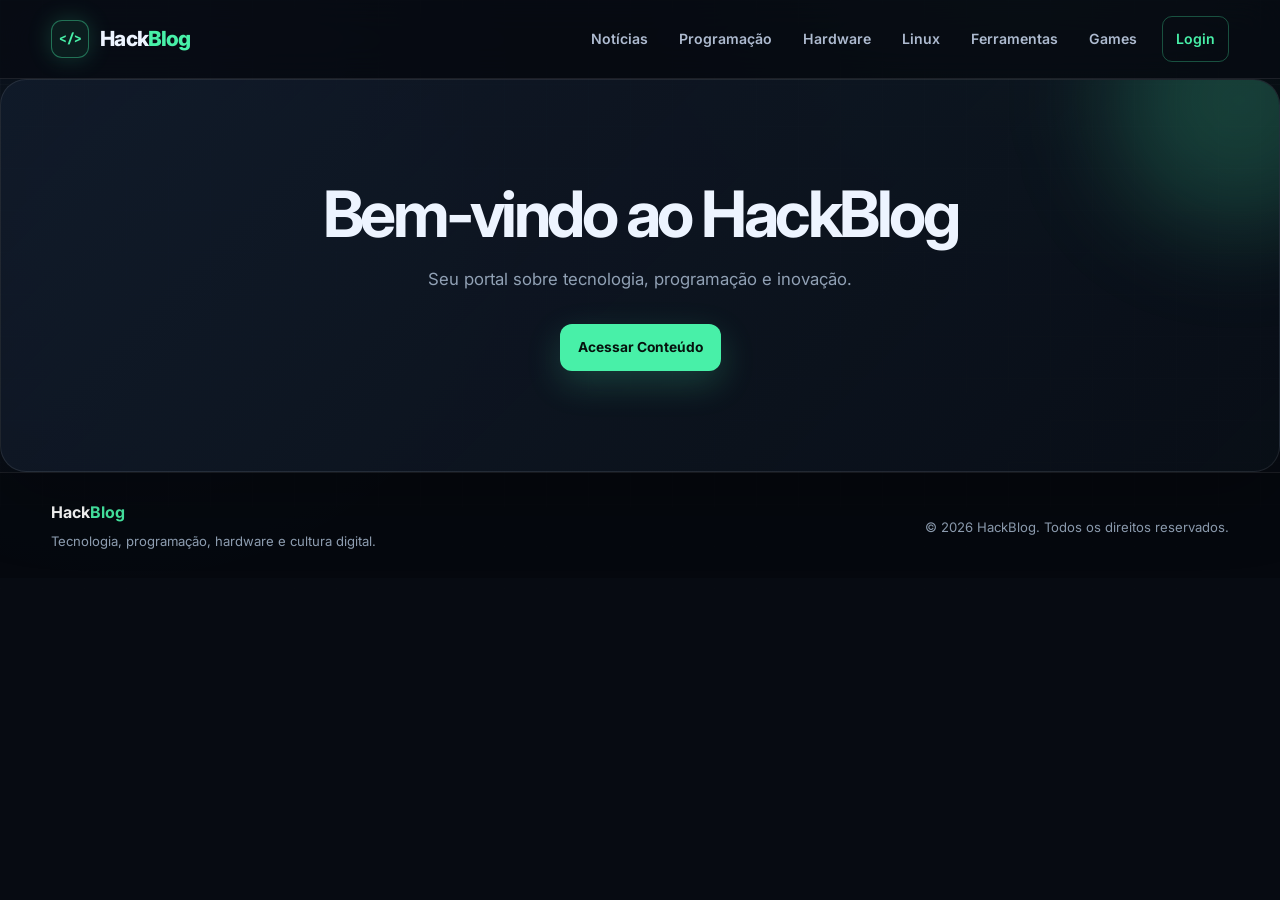
<file: index.html>
<!DOCTYPE html>
<html lang="pt-br">
<head>
    <meta charset="UTF-8">
    <meta name="viewport" content="width=device-width, initial-scale=1.0">
    <title>HackBlog - Tecnologia e Inovação</title>
    <link rel="stylesheet" href="style.css">
</head>
<body>
    <header class="site-header">
  <div class="container nav-shell">
    <a class="brand" href="../Inicio/index.html" aria-label="HackBlog - Início"><span class="brand-mark">&lt;/&gt;</span><span>Hack<span>Blog</span></span></a>
    <nav class="main-nav" aria-label="Navegação principal">
      <a href="../Home/home.html">Notícias</a>
      <a href="../Programacao/programacao.html">Programação</a>
      <a href="../Hardware/hardware.html">Hardware</a>
      <a href="../Tipos de Linux/distroslinux.html">Linux</a>
      <a href="../Ferramentas/ferramentas.html">Ferramentas</a>
      <a href="../Games/jogos.html">Games</a>
      <a class="nav-login" href="../Login/login.html">Login</a>
    </nav>
    <button class="menu-toggle" aria-label="Abrir menu" aria-expanded="false"><span></span><span></span><span></span></button>
  </div>
</header>

<main>
        <section class="welcome">
            <h2>Bem-vindo ao HackBlog</h2>
            <p>Seu portal sobre tecnologia, programação e inovação.</p>
            <a href="../Home/home.html" class="btn">Acessar Conteúdo</a>
        </section>
    </main>

    <footer class="site-footer">
  <div class="container footer-inner">
    <div><strong>Hack<span>Blog</span></strong><p>Tecnologia, programação, hardware e cultura digital.</p></div>
    <p>© 2026 HackBlog. Todos os direitos reservados.</p>
  </div>
</footer>

    <script src="../nav-bar.js"></script>
</body>
</html>
</file>
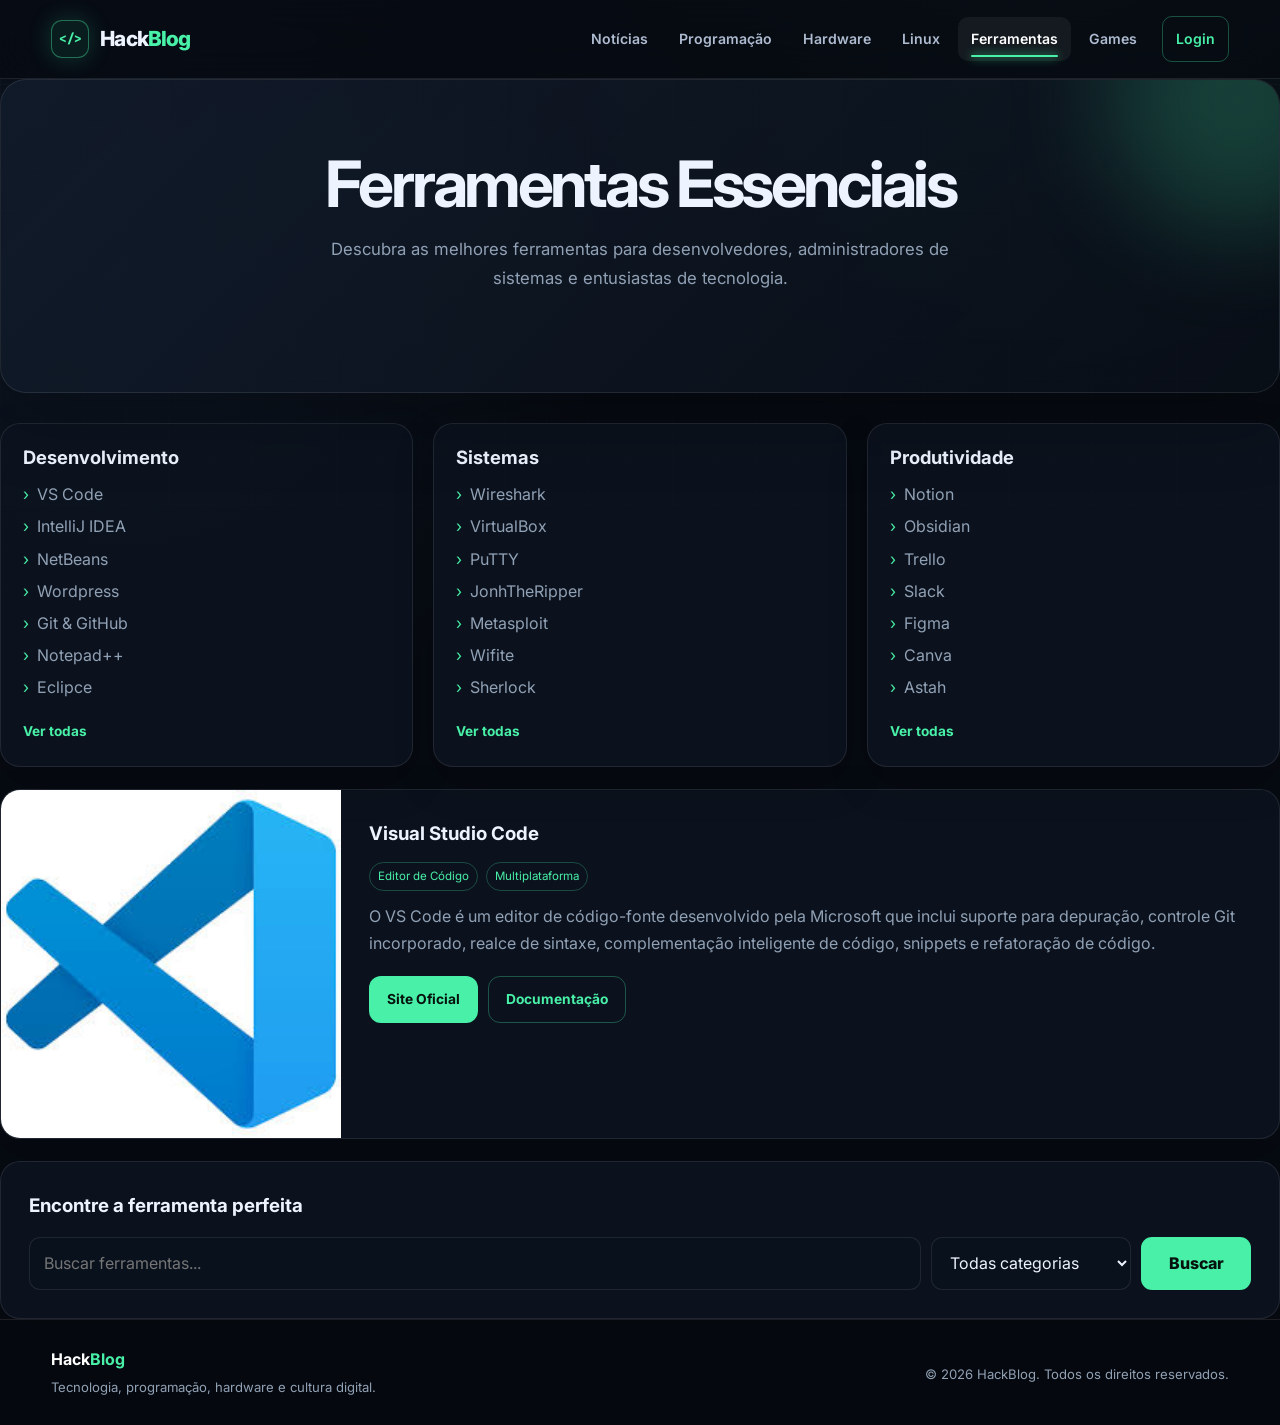
<file: Ferramentas/ferramentas.html>
<!DOCTYPE html>
<html lang="pt-br">
<head>
    <meta charset="UTF-8">
    <meta name="viewport" content="width=device-width, initial-scale=1.0">
    <title>Ferramentas - HackBlog</title>
    <link rel="stylesheet" href="style.css">
   
</head>
<body>
    <header class="site-header">
  <div class="container nav-shell">
    <a class="brand" href="../Inicio/index.html" aria-label="HackBlog - Início"><span class="brand-mark">&lt;/&gt;</span><span>Hack<span>Blog</span></span></a>
    <nav class="main-nav" aria-label="Navegação principal">
      <a href="../Home/home.html">Notícias</a>
      <a href="../Programacao/programacao.html">Programação</a>
      <a href="../Hardware/hardware.html">Hardware</a>
      <a href="../Tipos de Linux/distroslinux.html">Linux</a>
      <a href="../Ferramentas/ferramentas.html">Ferramentas</a>
      <a href="../Games/jogos.html">Games</a>
      <a class="nav-login" href="../Login/login.html">Login</a>
    </nav>
    <button class="menu-toggle" aria-label="Abrir menu" aria-expanded="false"><span></span><span></span><span></span></button>
  </div>
</header>

<main>
        <section class="tools-intro">
            <h2>Ferramentas Essenciais</h2>
            <p>Descubra as melhores ferramentas para desenvolvedores, administradores de sistemas e entusiastas de tecnologia.</p>
        </section>

        <div class="tools-categories">
            <div class="category-card dev-tools">
                <h3>Desenvolvimento</h3>
                <ul>
                    <li>VS Code</li>
                    <li>IntelliJ IDEA</li>
                    <li>NetBeans</li>
                    <li>Wordpress</li>
                    <li>Git & GitHub</li>
                    <li>Notepad++</li>
                    <li>Eclipce</li>
                    <!-- <li>Docker</li>
                    <li>Postman</li> -->
                </ul>
                <a href="#" class="category-link">Ver todas</a>
            </div>

            <div class="category-card sys-tools">
                <h3>Sistemas</h3>
                <ul>
                    <li>Wireshark</li>
                    <li>VirtualBox</li>
                    <li>PuTTY</li>
                    <li>JonhTheRipper</li>
                    <li>Metasploit</li>
                    <li>Wifite</li>
                    <li>Sherlock</li>
                    <!-- <li>Ansible</li>
                    <li>Prometheus</li>
                    <li>Kubernetes</li> -->
                </ul>
                <a href="#" class="category-link">Ver todas</a>
            </div>

            <div class="category-card prod-tools">
                <h3>Produtividade</h3>
                <ul>
                    <li>Notion</li>
                    <li>Obsidian</li>
                    <li>Trello</li>
                    <li>Slack</li>
                    <li>Figma</li>
                    <li>Canva</li>
                    <li>Astah</li>
                </ul>
                <a href="#" class="category-link">Ver todas</a>
            </div>
        </div>

        <section class="featured-tool">
            <div class="tool-image">
                <img src="../img/Visual Studio Code.jpeg" alt="VS Code">
            </div>
            <div class="tool-details">
                <h3>Visual Studio Code</h3>
                <div class="tool-meta">
                    <span class="tool-type">Editor de Código</span>
                    <span class="tool-platform">Multiplataforma</span>
                </div>
                <p>O VS Code é um editor de código-fonte desenvolvido pela Microsoft que inclui suporte para depuração, controle Git incorporado, realce de sintaxe, complementação inteligente de código, snippets e refatoração de código.</p>
                <div class="tool-links">
                    <a href="#" class="tool-btn primary">Site Oficial</a>
                    <a href="#" class="tool-btn secondary">Documentação</a>
                </div>
            </div>
        </section>

        <section class="tools-search">
            <h3>Encontre a ferramenta perfeita</h3>
            <form>
                <input type="text" placeholder="Buscar ferramentas...">
                <select>
                    <option value="">Todas categorias</option>
                    <option value="dev">Desenvolvimento</option>
                    <option value="sys">Sistemas</option>
                    <option value="prod">Produtividade</option>
                </select>
                <button type="submit">Buscar</button>
            </form>
        </section>
    </main>

    <footer class="site-footer">
  <div class="container footer-inner">
    <div><strong>Hack<span>Blog</span></strong><p>Tecnologia, programação, hardware e cultura digital.</p></div>
    <p>© 2026 HackBlog. Todos os direitos reservados.</p>
  </div>
</footer>

    <script src="../nav-bar.js"></script>
</body>
</html>
</file>
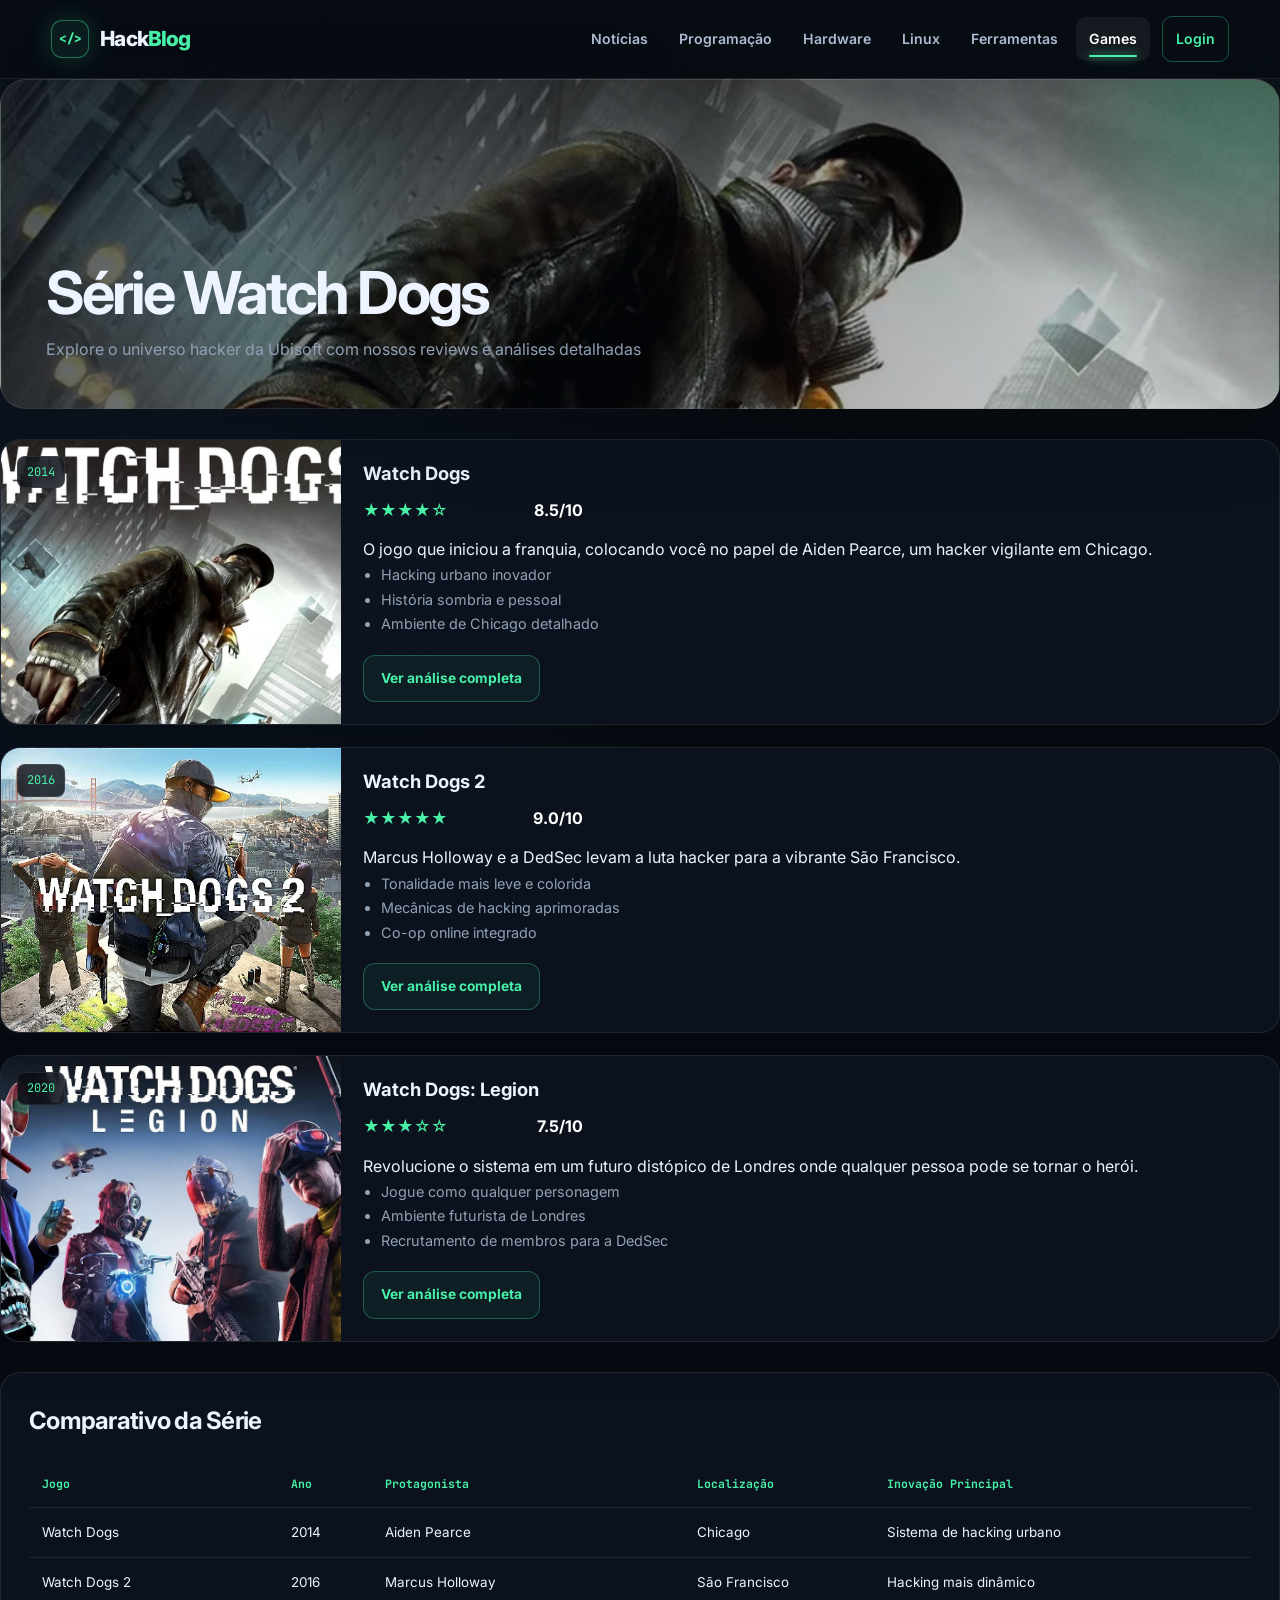
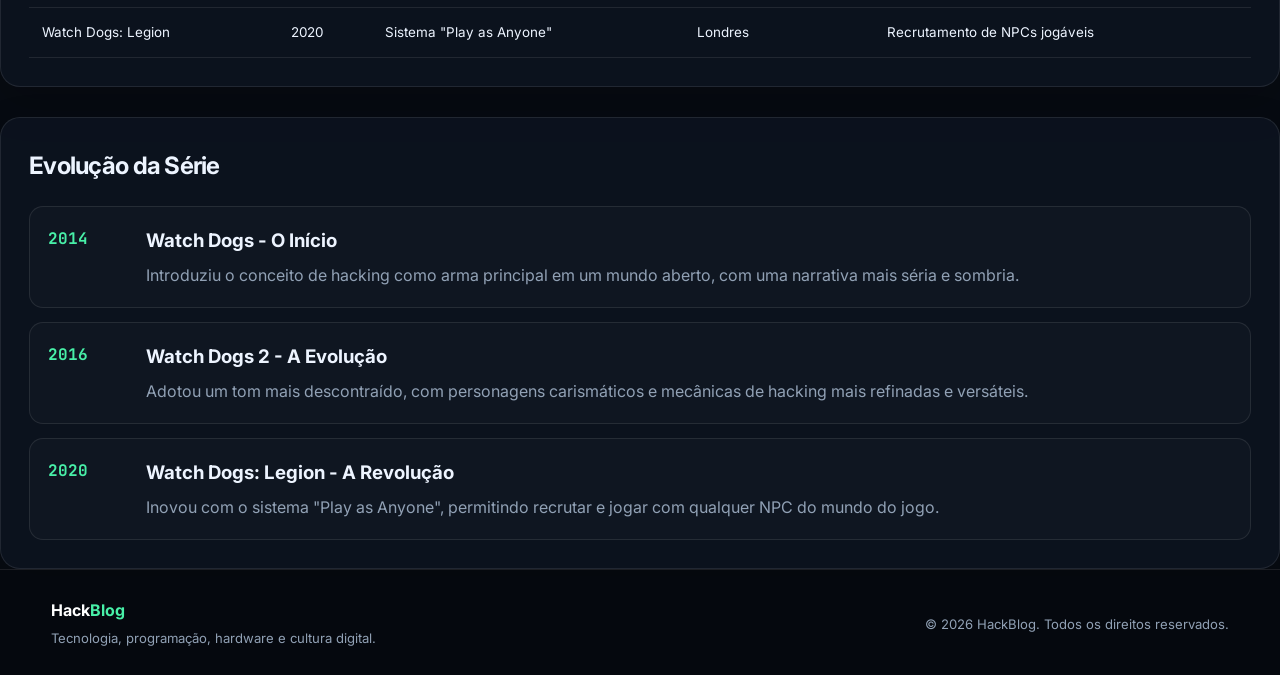
<file: Games/jogos.html>
<!DOCTYPE html>
<html lang="pt-br">
<head>
    <meta charset="UTF-8">
    <meta name="viewport" content="width=device-width, initial-scale=1.0">
    <title>Jogos - HackBlog</title>
    <link rel="stylesheet" href="style.css">
</head>
<body>
    <header class="site-header">
  <div class="container nav-shell">
    <a class="brand" href="../Inicio/index.html" aria-label="HackBlog - Início"><span class="brand-mark">&lt;/&gt;</span><span>Hack<span>Blog</span></span></a>
    <nav class="main-nav" aria-label="Navegação principal">
      <a href="../Home/home.html">Notícias</a>
      <a href="../Programacao/programacao.html">Programação</a>
      <a href="../Hardware/hardware.html">Hardware</a>
      <a href="../Tipos de Linux/distroslinux.html">Linux</a>
      <a href="../Ferramentas/ferramentas.html">Ferramentas</a>
      <a href="../Games/jogos.html">Games</a>
      <a class="nav-login" href="../Login/login.html">Login</a>
    </nav>
    <button class="menu-toggle" aria-label="Abrir menu" aria-expanded="false"><span></span><span></span><span></span></button>
  </div>
</header>

<main>
        <section class="games-hero">
            <div class="hero-content">
                <h2>Série Watch Dogs</h2>
                <p>Explore o universo hacker da Ubisoft com nossos reviews e análises detalhadas</p>
            </div>
        </section>

        <section class="game-series">
            <article class="game-card watch-dogs-1">
                <div class="game-image">
                    <img src="../img/watch-dogs.webp" alt="Watch Dogs 1">
                    <span class="release-year">2014</span>
                </div>
                <div class="game-info">
                    <h3>Watch Dogs</h3>
                    <div class="game-rating">
                        <span class="stars">★★★★☆</span>
                        <span class="score">8.5/10</span>
                    </div>
                    <p>O jogo que iniciou a franquia, colocando você no papel de Aiden Pearce, um hacker vigilante em Chicago.</p>
                    <ul class="game-features">
                        <li>Hacking urbano inovador</li>
                        <li>História sombria e pessoal</li>
                        <li>Ambiente de Chicago detalhado</li>
                    </ul>
                    <a href="#" class="game-btn">Ver análise completa</a>
                </div>
            </article>

            <article class="game-card watch-dogs-2">
                <div class="game-image">
                    <img src="../img/poster-watch-dogs-2.webp" alt="Watch Dogs 2">
                    <span class="release-year">2016</span>
                </div>
                <div class="game-info">
                    <h3>Watch Dogs 2</h3>
                    <div class="game-rating">
                        <span class="stars">★★★★★</span>
                        <span class="score">9.0/10</span>
                    </div>
                    <p>Marcus Holloway e a DedSec levam a luta hacker para a vibrante São Francisco.</p>
                    <ul class="game-features">
                        <li>Tonalidade mais leve e colorida</li>
                        <li>Mecânicas de hacking aprimoradas</li>
                        <li>Co-op online integrado</li>
                    </ul>
                    <a href="#" class="game-btn">Ver análise completa</a>
                </div>
            </article>

            <article class="game-card watch-dogs-legion">
                <div class="game-image">
                    <img src="../img/watch-dogs-legion-fim-de-semana-gratuito.jpg" alt="Watch Dogs Legion">
                    <span class="release-year">2020</span>
                </div>
                <div class="game-info">
                    <h3>Watch Dogs: Legion</h3>
                    <div class="game-rating">
                        <span class="stars">★★★☆☆</span>
                        <span class="score">7.5/10</span>
                    </div>
                    <p>Revolucione o sistema em um futuro distópico de Londres onde qualquer pessoa pode se tornar o herói.</p>
                    <ul class="game-features">
                        <li>Jogue como qualquer personagem</li>
                        <li>Ambiente futurista de Londres</li>
                        <li>Recrutamento de membros para a DedSec</li>
                    </ul>
                    <a href="#" class="game-btn">Ver análise completa</a>
                </div>
            </article>
        </section>

        <section class="series-comparison">
            <h2>Comparativo da Série</h2>
            <div class="comparison-table">
                <table>
                    <thead>
                        <tr>
                            <th>Jogo</th>
                            <th>Ano</th>
                            <th>Protagonista</th>
                            <th>Localização</th>
                            <th>Inovação Principal</th>
                        </tr>
                    </thead>
                    <tbody>
                        <tr>
                            <td>Watch Dogs</td>
                            <td>2014</td>
                            <td>Aiden Pearce</td>
                            <td>Chicago</td>
                            <td>Sistema de hacking urbano</td>
                        </tr>
                        <tr>
                            <td>Watch Dogs 2</td>
                            <td>2016</td>
                            <td>Marcus Holloway</td>
                            <td>São Francisco</td>
                            <td>Hacking mais dinâmico</td>
                        </tr>
                        <tr>
                            <td>Watch Dogs: Legion</td>
                            <td>2020</td>
                            <td>Sistema "Play as Anyone"</td>
                            <td>Londres</td>
                            <td>Recrutamento de NPCs jogáveis</td>
                        </tr>
                    </tbody>
                </table>
            </div>
        </section>

        <section class="series-evolution">
            <h2>Evolução da Série</h2>
            <div class="evolution-timeline">
                <div class="timeline-item">
                    <div class="timeline-year">2014</div>
                    <div class="timeline-content">
                        <h3>Watch Dogs - O Início</h3>
                        <p>Introduziu o conceito de hacking como arma principal em um mundo aberto, com uma narrativa mais séria e sombria.</p>
                    </div>
                </div>
                <div class="timeline-item">
                    <div class="timeline-year">2016</div>
                    <div class="timeline-content">
                        <h3>Watch Dogs 2 - A Evolução</h3>
                        <p>Adotou um tom mais descontraído, com personagens carismáticos e mecânicas de hacking mais refinadas e versáteis.</p>
                    </div>
                </div>
                <div class="timeline-item">
                    <div class="timeline-year">2020</div>
                    <div class="timeline-content">
                        <h3>Watch Dogs: Legion - A Revolução</h3>
                        <p>Inovou com o sistema "Play as Anyone", permitindo recrutar e jogar com qualquer NPC do mundo do jogo.</p>
                    </div>
                </div>
            </div>
        </section>
    </main>

    <footer class="site-footer">
  <div class="container footer-inner">
    <div><strong>Hack<span>Blog</span></strong><p>Tecnologia, programação, hardware e cultura digital.</p></div>
    <p>© 2026 HackBlog. Todos os direitos reservados.</p>
  </div>
</footer>

    <script src="../nav-bar.js"></script>
</body>
</html>
</file>
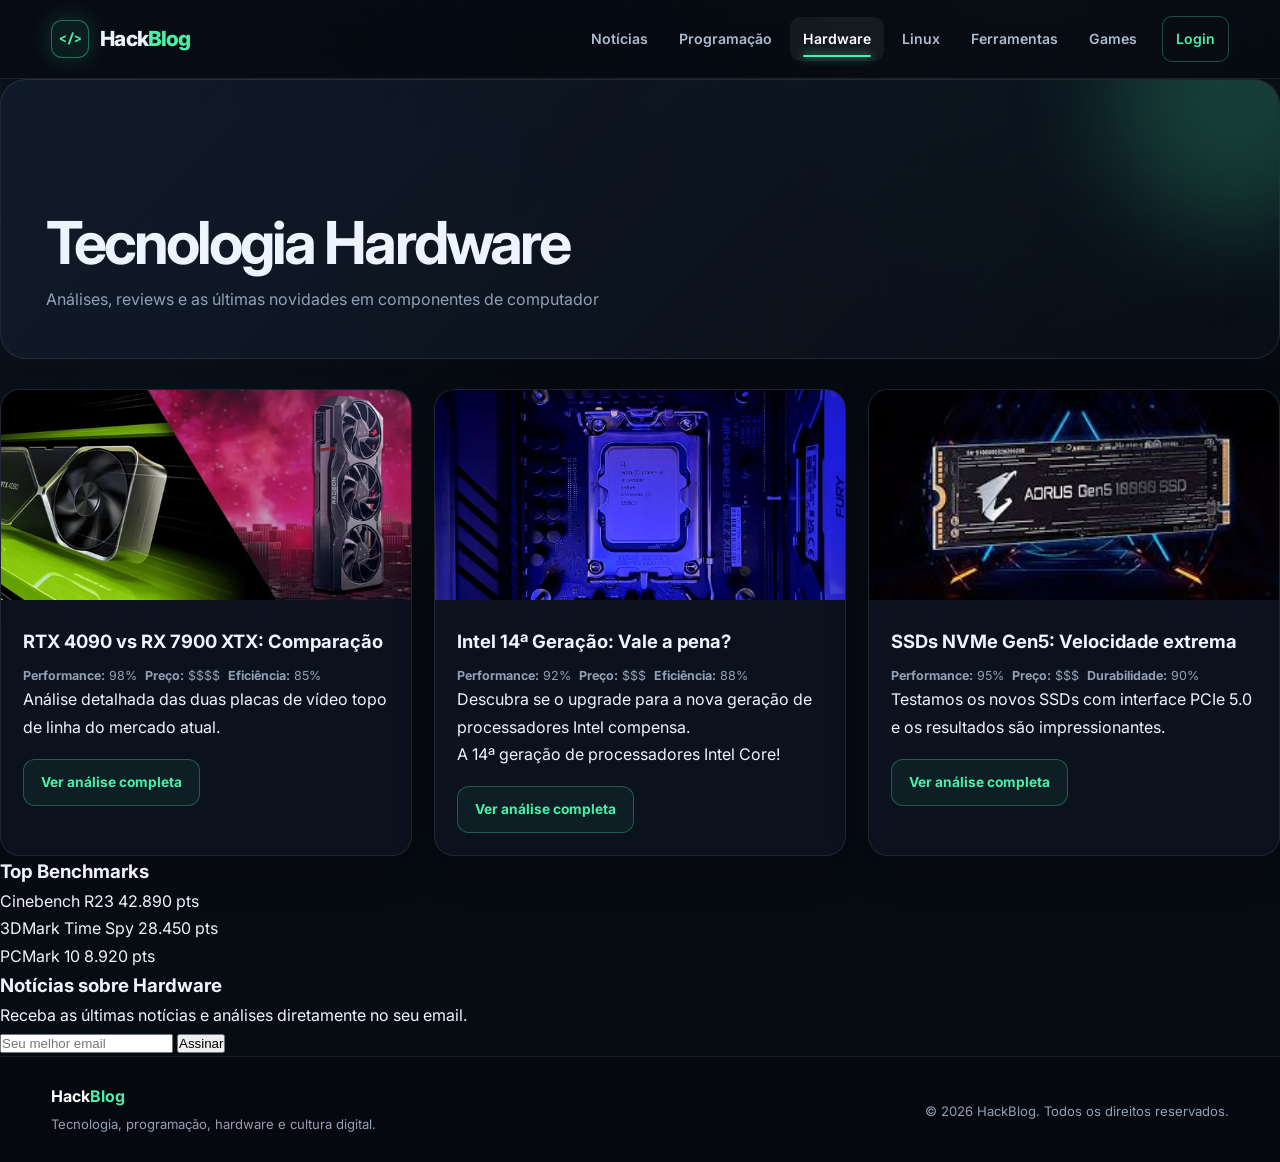
<file: Hardware/hardware.html>
<!DOCTYPE html>
<html lang="pt-br">
<head>
    <meta charset="UTF-8">
    <meta name="viewport" content="width=device-width, initial-scale=1.0">
    <title>Hardware - HackBlog</title>
    <link rel="stylesheet" href="style.css">
</head>
<body>
    <header class="site-header">
  <div class="container nav-shell">
    <a class="brand" href="../Inicio/index.html" aria-label="HackBlog - Início"><span class="brand-mark">&lt;/&gt;</span><span>Hack<span>Blog</span></span></a>
    <nav class="main-nav" aria-label="Navegação principal">
      <a href="../Home/home.html">Notícias</a>
      <a href="../Programacao/programacao.html">Programação</a>
      <a href="../Hardware/hardware.html">Hardware</a>
      <a href="../Tipos de Linux/distroslinux.html">Linux</a>
      <a href="../Ferramentas/ferramentas.html">Ferramentas</a>
      <a href="../Games/jogos.html">Games</a>
      <a class="nav-login" href="../Login/login.html">Login</a>
    </nav>
    <button class="menu-toggle" aria-label="Abrir menu" aria-expanded="false"><span></span><span></span><span></span></button>
  </div>
</header>

<main>
        <section class="hardware-banner">
            <div class="banner-content">
                <h2>Tecnologia Hardware</h2>
                <p>Análises, reviews e as últimas novidades em componentes de computador</p>
            </div>
        </section>

        <div class="hardware-grid">
            <article class="hardware-card">
                <img src="../img/RTX 4090 vs RX 7900 XTX.webp" alt="Placa de Vídeo">
                <div class="card-content">
                    <h3>RTX 4090 vs RX 7900 XTX: Comparação</h3>
                    <div class="specs">
                        <span><strong>Performance:</strong> 98%</span>
                        <span><strong>Preço:</strong> $$$$</span>
                        <span><strong>Eficiência:</strong> 85%</span>
                    </div>
                    <p>Análise detalhada das duas placas de vídeo topo de linha do mercado atual.</p>
                    <a href="#" class="hardware-btn">Ver análise completa</a>
                </div>
            </article>

            <article class="hardware-card">
                <img src="../img/Intel Core i9-14900K.webp" alt="Processador">
                <div class="card-content">
                    <h3>Intel 14ª Geração: Vale a pena?</h3>
                    <div class="specs">
                        <span><strong>Performance:</strong> 92%</span>
                        <span><strong>Preço:</strong> $$$</span>
                        <span><strong>Eficiência:</strong> 88%</span>
                    </div>
                    <p>Descubra se o upgrade para a nova geração de processadores Intel compensa.</p>
                    <p>A 14ª geração de processadores Intel Core!</p>
                    <a href="#" class="hardware-btn">Ver análise completa</a>
                </div>
            </article>

            <article class="hardware-card">
                <img src="../img/SSD PCIE 5.0.jpeg" alt="SSD NVMe">
                <div class="card-content">
                    <h3>SSDs NVMe Gen5: Velocidade extrema</h3>
                    <div class="specs">
                        <span><strong>Performance:</strong> 95%</span>
                        <span><strong>Preço:</strong> $$$</span>
                        <span><strong>Durabilidade:</strong> 90%</span>
                    </div>
                    <p>Testamos os novos SSDs com interface PCIe 5.0 e os resultados são impressionantes.</p>
                    <a href="#" class="hardware-btn">Ver análise completa</a>
                </div>
            </article>
        </div>

        <aside class="hardware-sidebar">
            <div class="benchmarks">
                <h3>Top Benchmarks</h3>
                <ul>
                    <li>
                        <span class="benchmark-name">Cinebench R23</span>
                        <span class="benchmark-value">42.890 pts</span>
                    </li>
                    <li>
                        <span class="benchmark-name">3DMark Time Spy</span>
                        <span class="benchmark-value">28.450 pts</span>
                    </li>
                    <li>
                        <span class="benchmark-name">PCMark 10</span>
                        <span class="benchmark-value">8.920 pts</span>
                    </li>
                </ul>
            </div>

            <div class="newsletter">
                <h3>Notícias sobre Hardware</h3>
                <p>Receba as últimas notícias e análises diretamente no seu email.</p>
                <form>
                    <input type="email" placeholder="Seu melhor email">
                    <button type="submit">Assinar</button>
                </form>
            </div>
        </aside>
    </main>

    <footer class="site-footer">
  <div class="container footer-inner">
    <div><strong>Hack<span>Blog</span></strong><p>Tecnologia, programação, hardware e cultura digital.</p></div>
    <p>© 2026 HackBlog. Todos os direitos reservados.</p>
  </div>
</footer>

    <script src="../nav-bar.js"></script>
</body>
</html>
</file>
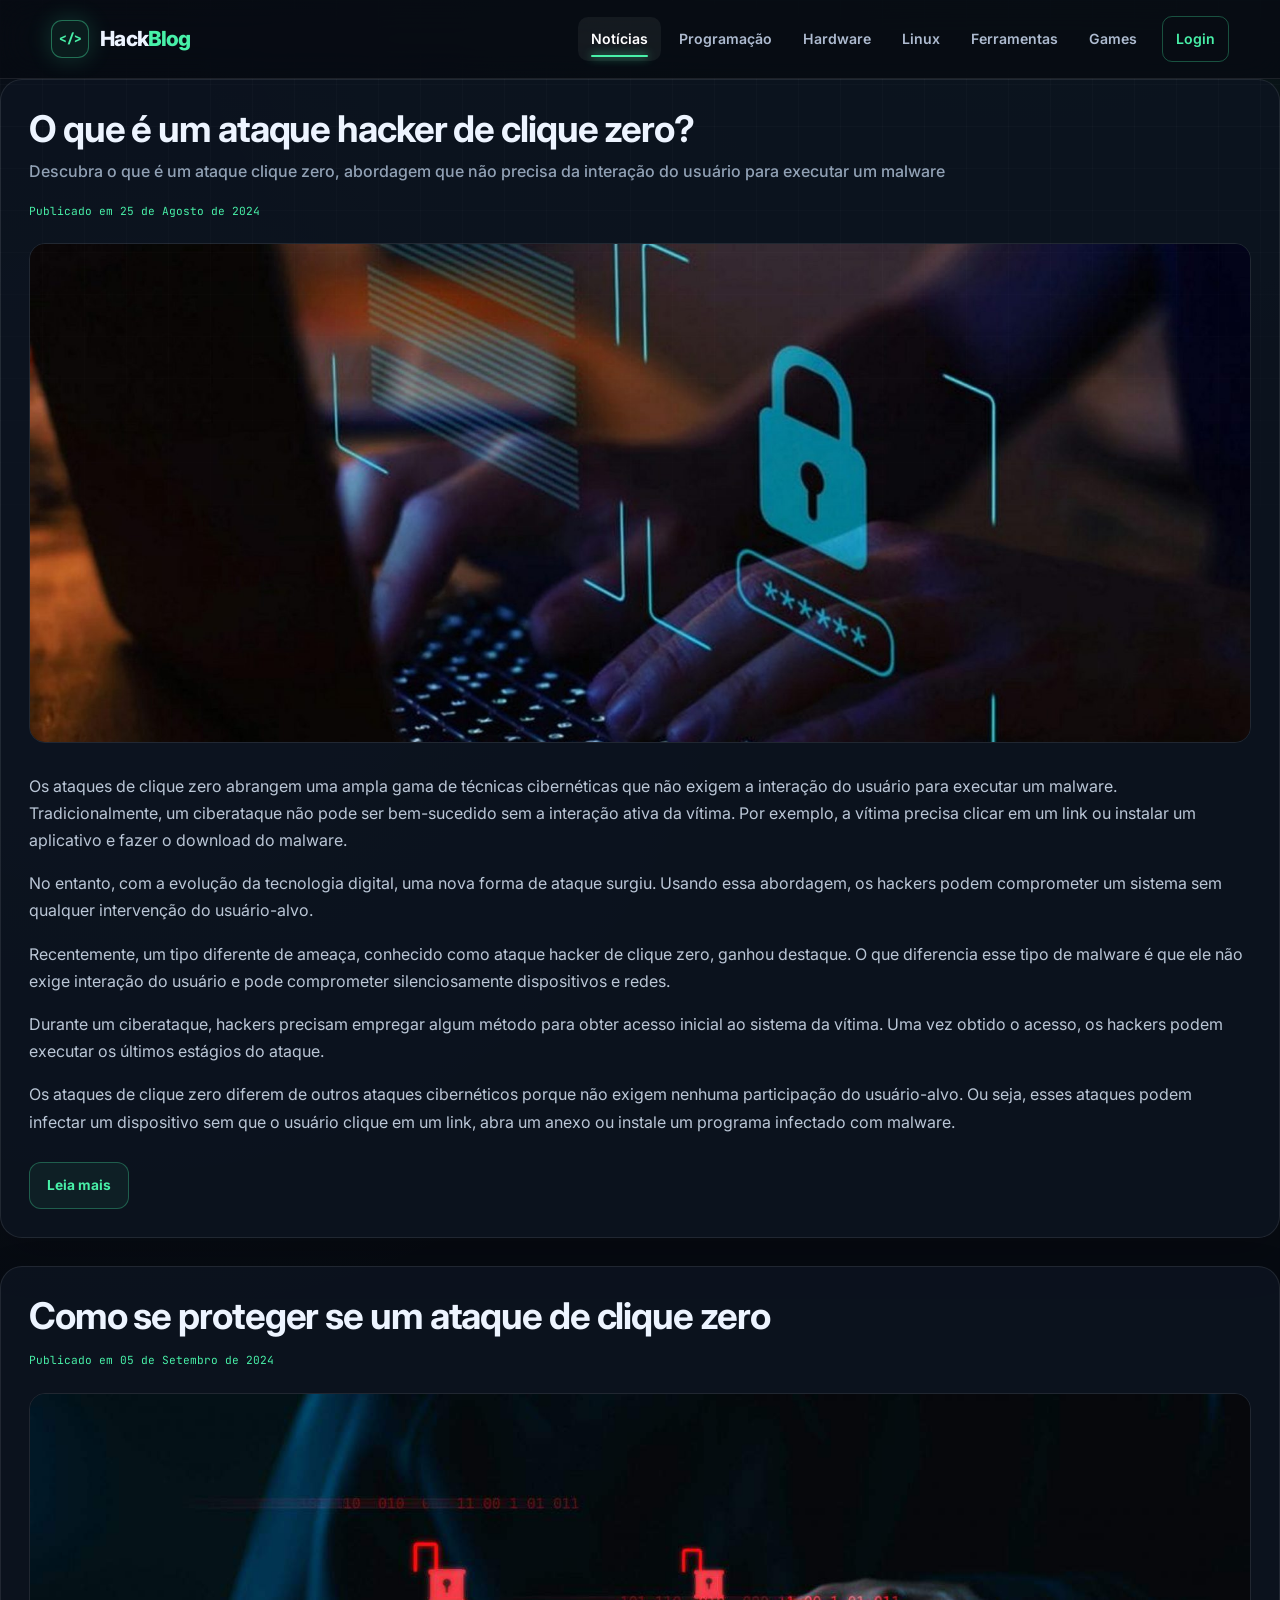
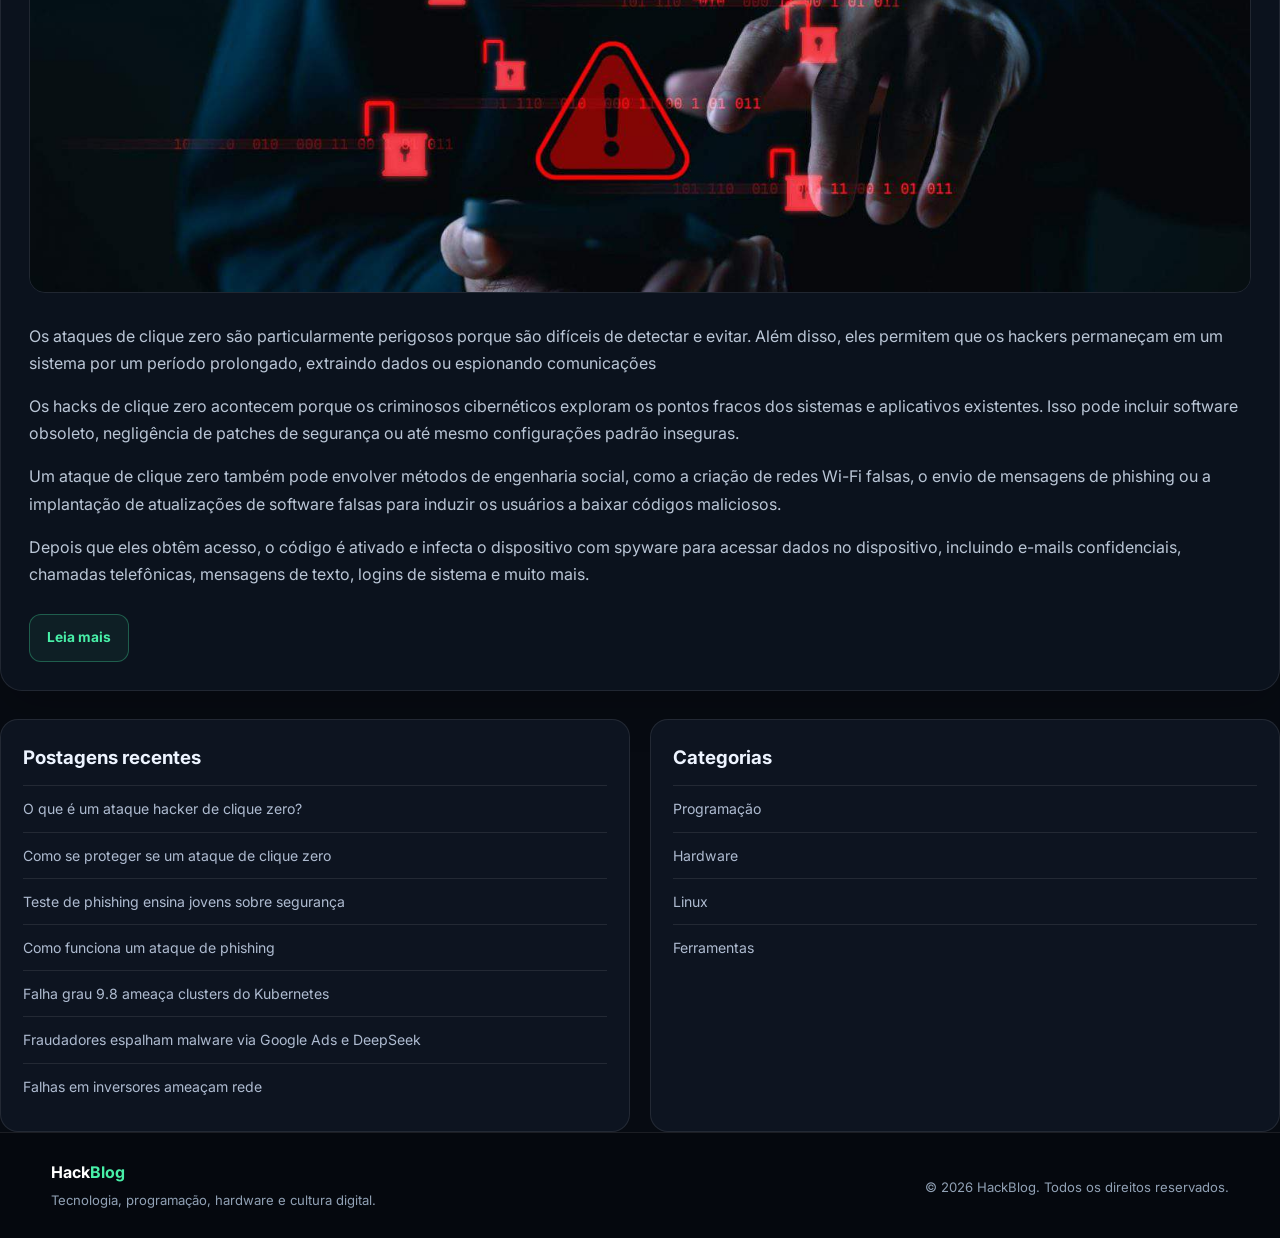
<file: Home/home.html>
<!DOCTYPE html>
<html lang="pt-br">
<head>
    <meta charset="UTF-8">
    <meta name="viewport" content="width=device-width, initial-scale=1.0">
    <title>Home - HackBlog</title>
    <link rel="stylesheet" href="style.css">
</head>
<body>
    <header class="site-header">
  <div class="container nav-shell">
    <a class="brand" href="../Inicio/index.html" aria-label="HackBlog - Início"><span class="brand-mark">&lt;/&gt;</span><span>Hack<span>Blog</span></span></a>
    <nav class="main-nav" aria-label="Navegação principal">
      <a href="../Home/home.html">Notícias</a>
      <a href="../Programacao/programacao.html">Programação</a>
      <a href="../Hardware/hardware.html">Hardware</a>
      <a href="../Tipos de Linux/distroslinux.html">Linux</a>
      <a href="../Ferramentas/ferramentas.html">Ferramentas</a>
      <a href="../Games/jogos.html">Games</a>
      <a class="nav-login" href="../Login/login.html">Login</a>
    </nav>
    <button class="menu-toggle" aria-label="Abrir menu" aria-expanded="false"><span></span><span></span><span></span></button>
  </div>
</header>

<main>
        <section class="posts">
            <article class="post">
                <h1>O que é um ataque hacker de clique zero?</h1>
                <h4>Descubra o que é um ataque clique zero, abordagem que não precisa da interação do usuário para executar um malware</h4>
                <span class="post-date">Publicado em 25 de Agosto de 2024</span>
                <img src="../img/Ataque-hacker.jpg" alt="Imagem ilustrativa">
                <p>Os ataques de clique zero abrangem uma ampla gama de técnicas cibernéticas que não exigem a interação do usuário para executar um malware. Tradicionalmente, um ciberataque não pode ser bem-sucedido sem a interação ativa da vítima. Por exemplo, a vítima precisa clicar em um link ou instalar um aplicativo e fazer o download do malware.</p>
                <p>No entanto, com a evolução da tecnologia digital, uma nova forma de ataque surgiu. Usando essa abordagem, os hackers podem comprometer um sistema sem qualquer intervenção do usuário-alvo.</p>
                <p>Recentemente, um tipo diferente de ameaça, conhecido como ataque hacker de clique zero, ganhou destaque. O que diferencia esse tipo de malware é que ele não exige interação do usuário e pode comprometer silenciosamente dispositivos e redes.</p>
                <p>Durante um ciberataque, hackers precisam empregar algum método para obter acesso inicial ao sistema da vítima. Uma vez obtido o acesso, os hackers podem executar os últimos estágios do ataque.</p>
                <p>Os ataques de clique zero diferem de outros ataques cibernéticos porque não exigem nenhuma participação do usuário-alvo. Ou seja, esses ataques podem infectar um dispositivo sem que o usuário clique em um link, abra um anexo ou instale um programa infectado com malware.</p>
                <a href="#" class="read-more">Leia mais</a>
            </article>

            <article class="post">
                <h1>Como se proteger se um ataque de clique zero</h1>
                <span class="post-date">Publicado em 05 de Setembro de 2024</span>
                <img src="../img/hacker.jpg" alt="Imagem ilustrativa">
                <p>Os ataques de clique zero são particularmente perigosos porque são difíceis de detectar e evitar. Além disso, eles permitem que os hackers permaneçam em um sistema por um período prolongado, extraindo dados ou espionando comunicações</p>
                <p>Os hacks de clique zero acontecem porque os criminosos cibernéticos exploram os pontos fracos dos sistemas e aplicativos existentes. Isso pode incluir software obsoleto, negligência de patches de segurança ou até mesmo configurações padrão inseguras. </p>
                <p>Um ataque de clique zero também pode envolver métodos de engenharia social, como a criação de redes Wi-Fi falsas, o envio de mensagens de phishing ou a implantação de atualizações de software falsas para induzir os usuários a baixar códigos maliciosos.</p>
                <p>Depois que eles obtêm acesso, o código é ativado e infecta o dispositivo com spyware para acessar dados no dispositivo, incluindo e-mails confidenciais, chamadas telefônicas, mensagens de texto, logins de sistema e muito mais.</p>
                <a href="#" class="read-more">Leia mais</a>
            </article>
        </section>

        

        <aside class="sidebar-content">
            <div class="recent-posts">
                <h3>Postagens recentes</h3>
                <ul>
                    <li><a href="#">O que é um ataque hacker de clique zero?</a></li>
                    <li><a href="#">Como se proteger se um ataque de clique zero</a></li>
                    <li><a href="#">Teste de phishing ensina jovens sobre segurança</a></li>
                    <li><a href="#">Como funciona um ataque de phishing</a></li>
                    <li><a href="#">Falha grau 9.8 ameaça clusters do Kubernetes</a></li>
                    <li><a href="#">Fraudadores espalham malware via Google Ads e DeepSeek</a></li>
                    <li><a href="#">Falhas em inversores ameaçam rede</a></li>
                </ul>
            </div>

            <div class="categories">
                <h3>Categorias</h3>
                <ul>
                    <li><a href="#">Programação</a></li>
                    <li><a href="#">Hardware</a></li>
                    <li><a href="#">Linux</a></li>
                    <li><a href="#">Ferramentas</a></li>
                </ul>
            </div>
        </aside>
    </main>

    <footer class="site-footer">
  <div class="container footer-inner">
    <div><strong>Hack<span>Blog</span></strong><p>Tecnologia, programação, hardware e cultura digital.</p></div>
    <p>© 2026 HackBlog. Todos os direitos reservados.</p>
  </div>
</footer>

    <script src="../nav-bar.js"></script>
</body>
</html>
</file>
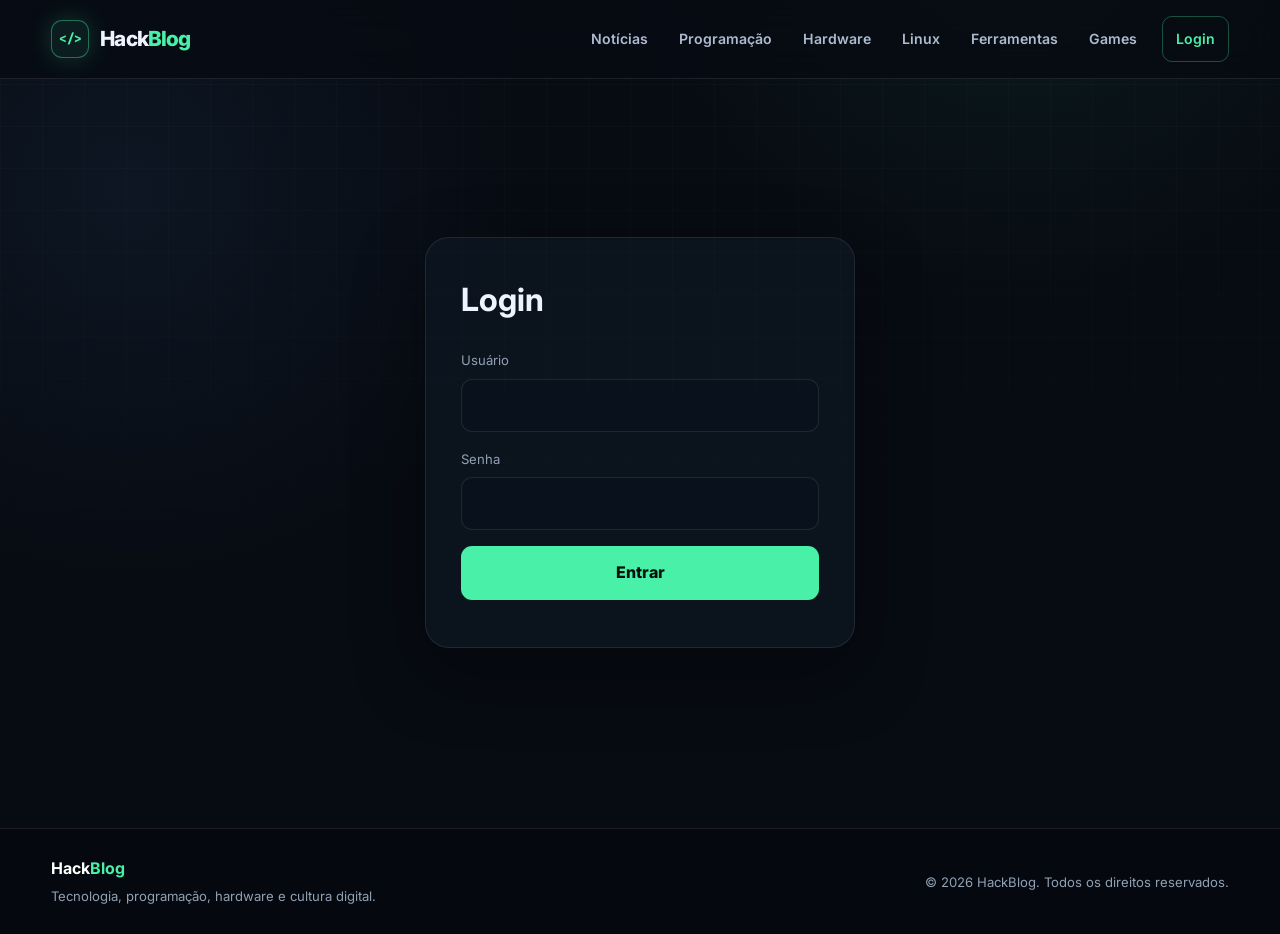
<file: Login/login.html>
<!DOCTYPE html>
<html lang="pt-br">
<head>
    <meta charset="UTF-8">
    <meta name="viewport" content="width=device-width, initial-scale=1.0">
    <title>Tela de Login</title>
    <link rel="stylesheet" href="style.css">
</head>
<body>
<header class="site-header">
  <div class="container nav-shell">
    <a class="brand" href="../Inicio/index.html" aria-label="HackBlog - Início"><span class="brand-mark">&lt;/&gt;</span><span>Hack<span>Blog</span></span></a>
    <nav class="main-nav" aria-label="Navegação principal">
      <a href="../Home/home.html">Notícias</a>
      <a href="../Programacao/programacao.html">Programação</a>
      <a href="../Hardware/hardware.html">Hardware</a>
      <a href="../Tipos de Linux/distroslinux.html">Linux</a>
      <a href="../Ferramentas/ferramentas.html">Ferramentas</a>
      <a href="../Games/jogos.html">Games</a>
      <a class="nav-login" href="../Login/login.html">Login</a>
    </nav>
    <button class="menu-toggle" aria-label="Abrir menu" aria-expanded="false"><span></span><span></span><span></span></button>
  </div>
</header>

<main class="container">
    <div class="login-container">
        <h2>Login</h2>
        <form id="loginForm">
            <div class="input-group">
                <label for="username">Usuário</label>
                <input type="text" id="username" name="username" required>
            </div>
            <div class="input-group">
                <label for="password">Senha</label>
                <input type="password" id="password" name="password" required>
            </div>
            <button type="submit">Entrar</button>
        </form>
        <p id="errorMessage" class="error-message"></p>
    </div>
    <script src="script.js"></script>
</main>
<footer class="site-footer">
  <div class="container footer-inner">
    <div><strong>Hack<span>Blog</span></strong><p>Tecnologia, programação, hardware e cultura digital.</p></div>
    <p>© 2026 HackBlog. Todos os direitos reservados.</p>
  </div>
</footer>
</body>
</html>
</file>
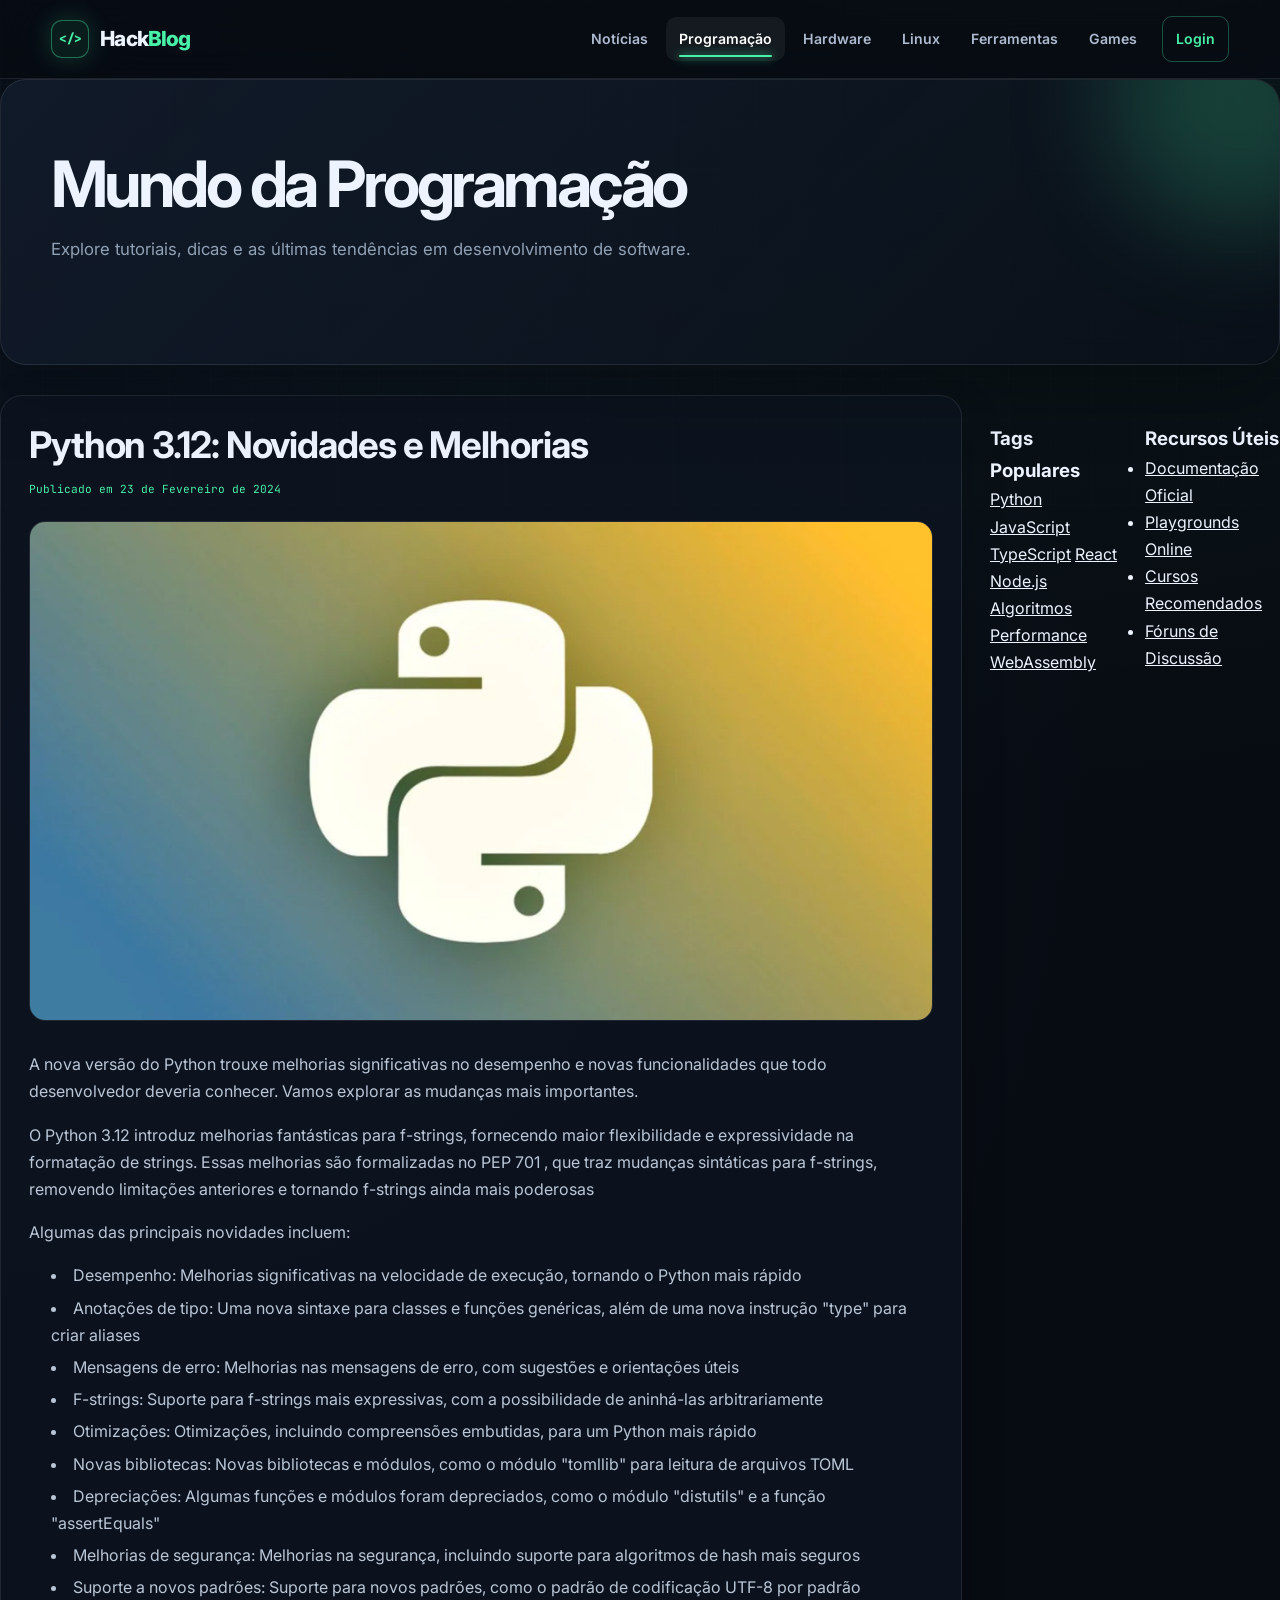
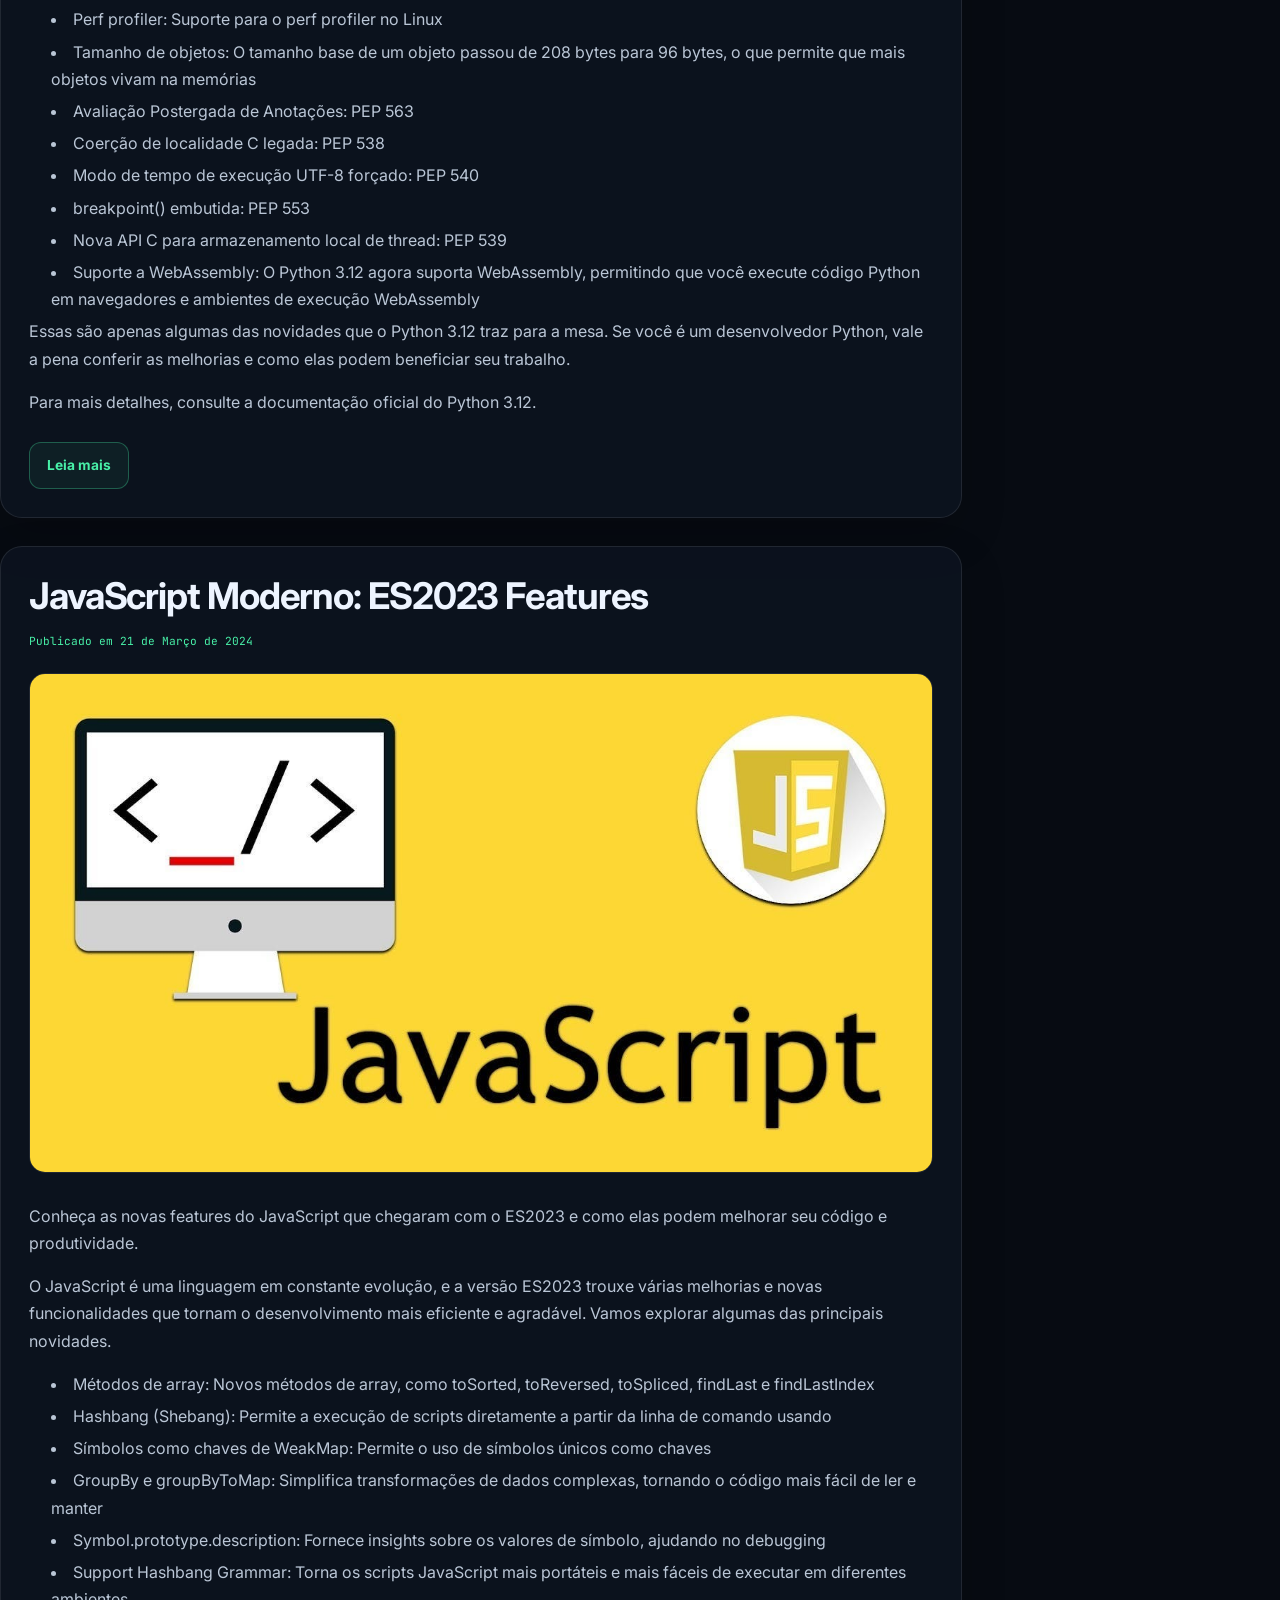
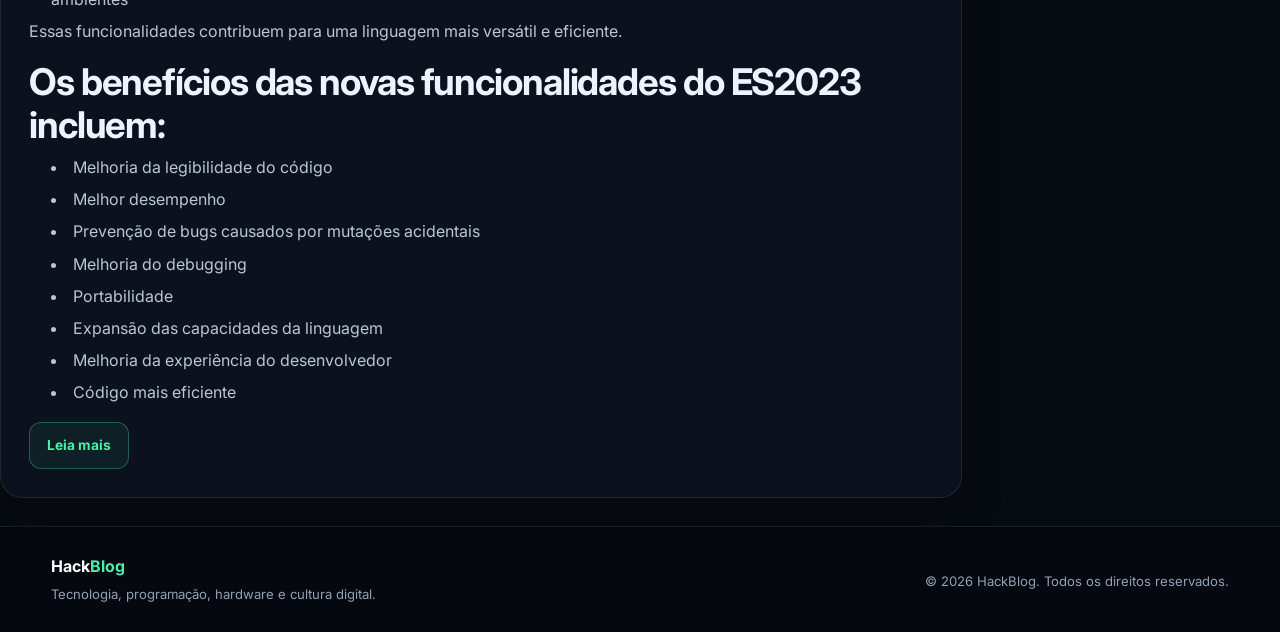
<file: Programacao/programacao.html>
<!DOCTYPE html>
<html lang="pt-br">
<head>
    <meta charset="UTF-8">
    <meta name="viewport" content="width=device-width, initial-scale=1.0">
    <title>Programação - HackBlog</title>
    <link rel="stylesheet" href="style.css">
</head>
<body>
    <header class="site-header">
  <div class="container nav-shell">
    <a class="brand" href="../Inicio/index.html" aria-label="HackBlog - Início"><span class="brand-mark">&lt;/&gt;</span><span>Hack<span>Blog</span></span></a>
    <nav class="main-nav" aria-label="Navegação principal">
      <a href="../Home/home.html">Notícias</a>
      <a href="../Programacao/programacao.html">Programação</a>
      <a href="../Hardware/hardware.html">Hardware</a>
      <a href="../Tipos de Linux/distroslinux.html">Linux</a>
      <a href="../Ferramentas/ferramentas.html">Ferramentas</a>
      <a href="../Games/jogos.html">Games</a>
      <a class="nav-login" href="../Login/login.html">Login</a>
    </nav>
    <button class="menu-toggle" aria-label="Abrir menu" aria-expanded="false"><span></span><span></span><span></span></button>
  </div>
</header>

<main>
        <section class="hero-programming">
            <h2>Mundo da Programação</h2>
            <p>Explore tutoriais, dicas e as últimas tendências em desenvolvimento de software.</p>
        </section>

        <div class="content-wrapper">
            <section class="posts">
                <article class="post featured">
                    <h1>Python 3.12: Novidades e Melhorias</h1>
                    <span class="post-date">Publicado em 23 de Fevereiro de 2024</span>
                    <img src="../img/python.webp" alt="Python 3.12">
                    <p>A nova versão do Python trouxe melhorias significativas no desempenho e novas funcionalidades que todo desenvolvedor deveria conhecer. Vamos explorar as mudanças mais importantes.</p>
                    <p>O Python 3.12 introduz melhorias fantásticas para f-strings, fornecendo maior flexibilidade e expressividade na formatação de strings. Essas melhorias são formalizadas no PEP 701 , que traz mudanças sintáticas para f-strings, removendo limitações anteriores e tornando f-strings ainda mais poderosas</p>
                    <p>Algumas das principais novidades incluem:</p>
                    <li>Desempenho: Melhorias significativas na velocidade de execução, tornando o Python mais rápido</li>
                    <li>Anotações de tipo: Uma nova sintaxe para classes e funções genéricas, além de uma nova instrução "type" para criar aliases</li>
                    <li>Mensagens de erro: Melhorias nas mensagens de erro, com sugestões e orientações úteis</li>
                    <li>F-strings: Suporte para f-strings mais expressivas, com a possibilidade de aninhá-las arbitrariamente</li>
                    <li>Otimizações: Otimizações, incluindo compreensões embutidas, para um Python mais rápido</li>
                    <li>Novas bibliotecas: Novas bibliotecas e módulos, como o módulo "tomllib" para leitura de arquivos TOML</li>
                    <li>Depreciações: Algumas funções e módulos foram depreciados, como o módulo "distutils" e a função "assertEquals"</li>
                    <li>Melhorias de segurança: Melhorias na segurança, incluindo suporte para algoritmos de hash mais seguros</li>
                    <li>Suporte a novos padrões: Suporte para novos padrões, como o padrão de codificação UTF-8 por padrão</li>
                    <li>Perf profiler: Suporte para o perf profiler no Linux </li>
                    <li>Tamanho de objetos: O tamanho base de um objeto passou de 208 bytes para 96 bytes, o que permite que mais objetos vivam na memórias</li>
                    <li>Avaliação Postergada de Anotações: PEP 563 </li>
                    <li>Coerção de localidade C legada: PEP 538 </li>
                    <li>Modo de tempo de execução UTF-8 forçado: PEP 540 </li>
                    <li>breakpoint() embutida: PEP 553</li>
                    <li>Nova API C para armazenamento local de thread: PEP 539</li>
                    <li>Suporte a WebAssembly: O Python 3.12 agora suporta WebAssembly, permitindo que você execute código Python em navegadores e ambientes de execução WebAssembly</li>
                    <!-- <p>Melhorias de compatibilidade: Melhorias na compatibilidade com versões anteriores, facilitando a migração de projetos existentes</p>
                    <p>Novas funcionalidades de depuração: Novas funcionalidades de depuração, como o novo módulo "debug" para facilitar a depuração de código Python</p>     
                    <p>Melhorias de documentação: Melhorias na documentação, com exemplos e tutoriais atualizados</p>
                    <p>Novas funcionalidades de segurança: Novas funcionalidades de segurança, como suporte para autenticação de dois fatores e criptografia avançada</p>
                    <p>Novas funcionalidades de rede: Novas funcionalidades de rede, como suporte para protocolos de comunicação mais seguros e eficientes</p>
                    <p>Novas funcionalidades de banco de dados: Novas funcionalidades de banco de dados, como suporte para novos bancos de dados e drivers</p>
                    <p>Novas funcionalidades de inteligência artificial: Novas funcionalidades de inteligência artificial, como suporte para novos algoritmos e bibliotecas</p>
                    <p>Novas funcionalidades de aprendizado de máquina: Novas funcionalidades de aprendizado de máquina, como suporte para novos algoritmos e bibliotecas</p>
                    <p>Novas funcionalidades de ciência de dados: Novas funcionalidades de ciência de dados, como suporte para novos algoritmos e bibliotecas</p>
                    <p>Novas funcionalidades de visualização de dados: Novas funcionalidades de visualização de dados, como suporte para novos algoritmos e bibliotecas</p>
                    <p>Novas funcionalidades de computação em nuvem: Novas funcionalidades de computação em nuvem, como suporte para novos provedores e serviços</p>
                    <p>Novas funcionalidades de computação distribuída: Novas funcionalidades de computação distribuída, como suporte para novos algoritmos e bibliotecas</p>
                    <p>Novas funcionalidades de computação paralela: Novas funcionalidades de computação paralela, como suporte para novos algoritmos e bibliotecas</p>
                    <p>Novas funcionalidades de computação quântica: Novas funcionalidades de computação quântica, como suporte para novos algoritmos e bibliotecas</p>
                    <p>Novas funcionalidades de computação gráfica: Novas funcionalidades de computação gráfica, como suporte para novos algoritmos e bibliotecas</p>
                    <p>Novas funcionalidades de computação em tempo real: Novas funcionalidades de computação em tempo real, como suporte para novos algoritmos e bibliotecas</p>
                    <p>Novas funcionalidades de computação em borda: Novas funcionalidades de computação em borda, como suporte para novos algoritmos e bibliotecas</p>
                    <p>Novas funcionalidades de computação em nuvem híbrida: Novas funcionalidades de computação em nuvem híbrida, como suporte para novos algoritmos e bibliotecas</p>
                    <p>Novas funcionalidades de computação em nuvem privada: Novas funcionalidades de computação em nuvem privada, como suporte para novos algoritmos e bibliotecas</p>
                    <p>Novas funcionalidades de computação em nuvem pública: Novas funcionalidades de computação em nuvem pública, como suporte para novos algoritmos e bibliotecas</p>
                    <p>Novas funcionalidades de computação em nuvem multi-nuvem: Novas funcionalidades de computação em nuvem multi-nuvem, como suporte para novos algoritmos e bibliotecas</p>
                    <p>Novas funcionalidades de computação em nuvem híbrida: Novas funcionalidades de computação em nuvem híbrida, como suporte para novos algoritmos e bibliotecas</p> -->
                    <p>Essas são apenas algumas das novidades que o Python 3.12 traz para a mesa. Se você é um desenvolvedor Python, vale a pena conferir as melhorias e como elas podem beneficiar seu trabalho.</p>
                    <p>Para mais detalhes, consulte a documentação oficial do Python 3.12.</p>
                    <a href="#" class="read-more">Leia mais</a>
                </article>

                <article class="post">
                    <h1>JavaScript Moderno: ES2023 Features</h2>
                    <span class="post-date">Publicado em 21 de Março de 2024</span>
                    <img src="../img/JavaScript.jpg" alt="JavaScript ES2023">
                    <p>Conheça as novas features do JavaScript que chegaram com o ES2023 e como elas podem melhorar seu código e produtividade.</p>
                    <p>O JavaScript é uma linguagem em constante evolução, e a versão ES2023 trouxe várias melhorias e novas funcionalidades que tornam o desenvolvimento mais eficiente e agradável. Vamos explorar algumas das principais novidades.</p>
                    <li>Métodos de array: Novos métodos de array, como toSorted, toReversed, toSpliced, findLast e findLastIndex</li>
                    <li>Hashbang (Shebang): Permite a execução de scripts diretamente a partir da linha de comando usando</li>
                    <li>Símbolos como chaves de WeakMap: Permite o uso de símbolos únicos como chaves </li>
                    <li>GroupBy e groupByToMap: Simplifica transformações de dados complexas, tornando o código mais fácil de ler e manter </li>
                    <li>Symbol.prototype.description: Fornece insights sobre os valores de símbolo, ajudando no debugging </li>
                    <li>Support Hashbang Grammar: Torna os scripts JavaScript mais portáteis e mais fáceis de executar em diferentes ambientes </li>
                    <p>Essas funcionalidades contribuem para uma linguagem mais versátil e eficiente. </p>
                    <h1>Os benefícios das novas funcionalidades do ES2023 incluem: </h1>
                    <li>Melhoria da legibilidade do código</li>
                    <li>Melhor desempenho</li>
                    <li>Prevenção de bugs causados por mutações acidentais</li>
                    <li>Melhoria do debugging</li>
                    <li>Portabilidade</li>
                    <li>Expansão das capacidades da linguagem</li>
                    <li>Melhoria da experiência do desenvolvedor</li>
                    <li>Código mais eficiente</li>
                    <!-- <li>Facilidade de uso</li>
                    <li>Melhoria da produtividade</li>
                    <li>Facilidade de manutenção</li> -->
                    <!-- <p>WeakRefs: Permite criar referências fracas a objetos, ajudando na gestão de memória e evitando vazamentos</p>
                    <p>Top-level await: Permite o uso de await no nível superior de módulos, facilitando a escrita de código assíncrono</p> -->
                    <!-- <p>Uma das principais novidades do ES2023 é o suporte para o método "Array.prototype.findLast()", que permite encontrar o último elemento que atende a uma condição específica. Isso facilita a busca em arrays e torna o código mais legível.</p>
                    <p>Outra adição interessante é o "WeakRefs", que permite criar referências fracas a objetos, ajudando na gestão de memória e evitando vazamentos. Isso é especialmente útil em aplicações que lidam com muitos objetos temporários.</p>
                    <p>Além disso, o ES2023 trouxe melhorias na sintaxe de classes, permitindo a definição de métodos estáticos e propriedades privadas de forma mais intuitiva. Isso torna o código mais organizado e fácil de entender.</p> -->
                    <a href="#" class="read-more">Leia mais</a>
                </article>
            </section>

            <aside class="sidebar-content">
                <div class="tags-cloud">
                    <h3>Tags Populares</h3>
                    <div class="tags">
                        <a href="#">Python</a>
                        <a href="#">JavaScript</a>
                        <a href="#">TypeScript</a>
                        <a href="#">React</a>
                        <a href="#">Node.js</a>
                        <a href="#">Algoritmos</a>
                        <a href="#">Performance</a>
                        <a href="#">WebAssembly</a>
                    </div>
                </div>

                <div class="resources">
                    <h3>Recursos Úteis</h3>
                    <ul>
                        <li><a href="#">Documentação Oficial</a></li>
                        <li><a href="#">Playgrounds Online</a></li>
                        <li><a href="#">Cursos Recomendados</a></li>
                        <li><a href="#">Fóruns de Discussão</a></li>
                    </ul>
                </div>
            </aside>
        </div>
    </main>

    <footer class="site-footer">
  <div class="container footer-inner">
    <div><strong>Hack<span>Blog</span></strong><p>Tecnologia, programação, hardware e cultura digital.</p></div>
    <p>© 2026 HackBlog. Todos os direitos reservados.</p>
  </div>
</footer>

    <script src="../nav-bar.js"></script>
</body>
</html>
</file>
<file: style.css>
@import url('https://fonts.googleapis.com/css2?family=Inter:wght@400;500;600;700;800&family=JetBrains+Mono:wght@500;600&display=swap');
:root{--bg:#070b12;--surface:#0d1420;--surface2:#111b2a;--text:#edf4ff;--muted:#91a1b5;--line:rgba(255,255,255,.09);--accent:#48f0a8;--accent2:#5da9ff;--glow:rgba(72,240,168,.2);--max:1180px}
*{box-sizing:border-box;margin:0;padding:0}html{scroll-behavior:smooth}body{font-family:Inter,system-ui,sans-serif;background:radial-gradient(circle at 80% -10%,rgba(72,240,168,.08),transparent 28%),radial-gradient(circle at 10% 20%,rgba(93,169,255,.07),transparent 30%),var(--bg);color:var(--text);line-height:1.7;min-height:100vh}body:before{content:"";position:fixed;inset:0;pointer-events:none;background-image:linear-gradient(rgba(255,255,255,.025) 1px,transparent 1px),linear-gradient(90deg,rgba(255,255,255,.025) 1px,transparent 1px);background-size:42px 42px;mask-image:linear-gradient(to bottom,black,transparent 75%)}a{color:inherit}.container{width:min(92%,var(--max));margin:auto}.site-header{position:sticky;top:0;z-index:1000;background:rgba(7,11,18,.78);backdrop-filter:blur(18px);border-bottom:1px solid var(--line)}.nav-shell{height:78px;display:flex;align-items:center;justify-content:space-between;gap:28px}.brand{display:flex;align-items:center;gap:11px;text-decoration:none;font-weight:800;font-size:1.3rem;letter-spacing:-.04em}.brand span:last-child span,.site-footer strong span{color:var(--accent)}.brand-mark{display:grid;place-items:center;width:38px;height:38px;border:1px solid rgba(72,240,168,.4);border-radius:11px;background:rgba(72,240,168,.08);color:var(--accent);font-family:'JetBrains Mono',monospace;font-size:.8rem;box-shadow:0 0 25px var(--glow)}.main-nav{display:flex;align-items:center;gap:5px}.main-nav a{position:relative;text-decoration:none;color:#aebbd0;padding:10px 13px;border-radius:10px;font-size:.88rem;font-weight:600;transition:.25s}.main-nav a:hover,.main-nav a.active{color:#fff;background:rgba(255,255,255,.055)}.main-nav a.active:after{content:"";position:absolute;left:13px;right:13px;bottom:4px;height:2px;border-radius:99px;background:var(--accent);box-shadow:0 0 10px var(--accent)}.main-nav .nav-login{border:1px solid rgba(72,240,168,.3);color:var(--accent);margin-left:7px}.menu-toggle{display:none;border:0;background:transparent;width:44px;height:44px;cursor:pointer}.menu-toggle span{display:block;width:22px;height:2px;background:#fff;margin:5px auto;border-radius:3px;transition:.25s}.menu-toggle.is-open span:nth-child(1){transform:translateY(7px) rotate(45deg)}.menu-toggle.is-open span:nth-child(2){opacity:0}.menu-toggle.is-open span:nth-child(3){transform:translateY(-7px) rotate(-45deg)}main.container{padding:58px 0 80px}.site-footer{border-top:1px solid var(--line);background:rgba(5,8,13,.7)}.footer-inner{min-height:105px;display:flex;align-items:center;justify-content:space-between;gap:30px;color:var(--muted);font-size:.82rem}.footer-inner strong{color:#fff;font-size:1rem}.footer-inner p{margin-top:3px}.welcome,.hero-programming,.hardware-banner,.tools-intro,.games-hero,.linux-header{border:1px solid var(--line);border-radius:26px;background:linear-gradient(135deg,rgba(17,27,42,.92),rgba(10,16,25,.72));box-shadow:0 25px 70px rgba(0,0,0,.25);position:relative;overflow:hidden}.welcome:after,.hero-programming:after,.hardware-banner:after,.tools-intro:after,.games-hero:after,.linux-header:after{content:"";position:absolute;width:260px;height:260px;right:-90px;top:-110px;border-radius:50%;background:var(--glow);filter:blur(50px);pointer-events:none}.welcome{text-align:center;padding:100px 30px}.welcome h2,.hero-programming h2,.tools-intro h2{font-size:clamp(2.2rem,5vw,4.2rem);line-height:1.05;letter-spacing:-.055em;margin-bottom:18px}.welcome p,.hero-programming p,.tools-intro p{color:var(--muted);font-size:1.05rem;max-width:680px;margin:0 auto 30px}.btn,.read-more,.hardware-btn,.game-btn,.tool-btn{display:inline-flex;align-items:center;justify-content:center;text-decoration:none;border-radius:12px;padding:11px 17px;font-weight:700;font-size:.86rem;transition:.25s;border:1px solid rgba(72,240,168,.3)}.btn{background:var(--accent);color:#06120d;box-shadow:0 12px 35px var(--glow)}.btn:hover{transform:translateY(-2px);box-shadow:0 16px 42px var(--glow)}.posts{display:grid;gap:28px}.post{background:rgba(13,20,32,.82);border:1px solid var(--line);border-radius:22px;padding:28px;overflow:hidden;box-shadow:0 18px 45px rgba(0,0,0,.18)}.post h1,.post h2,.post h3{line-height:1.15;letter-spacing:-.03em}.post h1{font-size:clamp(1.55rem,3vw,2.3rem);margin-bottom:8px}.post h4{color:var(--muted);font-weight:500;margin-bottom:10px}.post-date{font-family:'JetBrains Mono',monospace;font-size:.7rem;color:var(--accent);display:inline-block;margin-bottom:18px}.post img{width:100%;max-height:500px;object-fit:cover;border-radius:16px;border:1px solid var(--line);margin:4px 0 22px}.post p{color:#bac6d6;margin:0 0 16px}.post li{color:#bac6d6;margin:5px 0 5px 22px}.read-more{margin-top:10px;color:var(--accent);background:rgba(72,240,168,.06)}.read-more:hover,.hardware-btn:hover,.game-btn:hover,.tool-btn:hover{transform:translateY(-2px);background:rgba(72,240,168,.12)}.sidebar-content{display:grid;grid-template-columns:1fr 1fr;gap:20px;margin-top:28px}.recent-posts,.categories{padding:22px;border:1px solid var(--line);border-radius:18px;background:var(--surface)}.recent-posts h3,.categories h3{margin-bottom:12px}.recent-posts ul,.categories ul{list-style:none}.recent-posts li,.categories li{border-top:1px solid var(--line);padding:9px 0}.recent-posts a,.categories a{color:#aebbd0;text-decoration:none;font-size:.88rem}.recent-posts a:hover,.categories a:hover{color:var(--accent)}.hero-programming,.tools-intro{padding:70px 50px;margin-bottom:30px}.content-wrapper{display:grid;grid-template-columns:minmax(0,1fr) 290px;gap:28px}.content-wrapper:after{content:""}.hero-programming{text-align:left}.hero-programming h2{max-width:760px}.hero-programming p{margin-left:0}.hardware-banner,.games-hero{min-height:280px;display:flex;align-items:end;padding:45px;margin-bottom:30px}.banner-content,.hero-content{position:relative;z-index:1}.hardware-banner h2,.games-hero h2,.linux-header h1{font-size:clamp(2.1rem,5vw,3.7rem);letter-spacing:-.05em;line-height:1.05}.hardware-banner p,.games-hero p,.linux-header .subtitle{color:var(--muted);margin-top:12px}.hardware-grid{display:grid;grid-template-columns:repeat(3,1fr);gap:22px}.hardware-card,.game-card,.category-card,.featured-tool,.tools-search,.series-comparison,.series-evolution{background:rgba(13,20,32,.82);border:1px solid var(--line);border-radius:20px;overflow:hidden;box-shadow:0 16px 40px rgba(0,0,0,.17)}.hardware-card img{width:100%;height:210px;object-fit:cover}.card-content,.game-info,.category-card{padding:22px}.card-content h3,.game-info h3,.category-card h3{font-size:1.15rem;line-height:1.25;margin-bottom:12px}.specs{display:flex;gap:8px;flex-wrap:wrap;color:var(--muted);font-size:.78rem}.hardware-btn,.game-btn{margin-top:18px;color:var(--accent);background:rgba(72,240,168,.05)}.games-hero{min-height:330px;background:linear-gradient(120deg,rgba(5,9,15,.7),rgba(5,9,15,.15)),url('../img/watch-dogs.webp') center/cover}.game-series{display:grid;gap:22px}.game-card{display:grid;grid-template-columns:340px 1fr}.game-image{position:relative;min-height:260px}.game-image img{width:100%;height:100%;object-fit:cover}.release-year{position:absolute;left:16px;top:16px;background:rgba(7,11,18,.8);backdrop-filter:blur(8px);padding:5px 9px;border:1px solid var(--line);border-radius:8px;font-family:'JetBrains Mono',monospace;color:var(--accent);font-size:.75rem}.game-rating{display:flex;justify-content:space-between;max-width:220px;color:var(--accent);margin-bottom:12px}.score{color:#fff;font-weight:700}.game-features{padding-left:18px;color:var(--muted);font-size:.9rem}.series-comparison,.series-evolution{margin-top:30px;padding:28px}.series-comparison h2,.series-evolution h2{margin-bottom:20px;letter-spacing:-.03em}.comparison-table{overflow:auto}.comparison-table table{width:100%;border-collapse:collapse;min-width:700px}.comparison-table th,.comparison-table td{text-align:left;padding:13px;border-bottom:1px solid var(--line);font-size:.84rem}.comparison-table th{color:var(--accent);font-family:'JetBrains Mono',monospace;font-size:.72rem}.evolution-timeline{display:grid;gap:14px}.timeline-item{display:grid;grid-template-columns:80px 1fr;gap:18px;padding:18px;border:1px solid var(--line);border-radius:14px;background:rgba(255,255,255,.02)}.timeline-year{font-family:'JetBrains Mono',monospace;color:var(--accent);font-weight:700}.timeline-content h3{margin-bottom:5px}.timeline-content p{color:var(--muted)}.tools-intro{text-align:center}.tools-categories{display:grid;grid-template-columns:repeat(3,1fr);gap:20px}.category-card{min-height:280px}.category-card ul{list-style:none;color:var(--muted);display:grid;gap:5px}.category-card li:before{content:"›";color:var(--accent);margin-right:8px}.category-link{display:inline-block;margin-top:18px;color:var(--accent);text-decoration:none;font-weight:700;font-size:.85rem}.featured-tool{display:grid;grid-template-columns:340px 1fr;margin-top:22px}.tool-image img{width:100%;height:100%;min-height:280px;object-fit:cover}.tool-details{padding:28px}.tool-meta{display:flex;gap:8px;margin:12px 0;flex-wrap:wrap}.tool-type,.tool-platform{font-size:.72rem;color:var(--accent);border:1px solid rgba(72,240,168,.25);padding:4px 8px;border-radius:999px}.tool-details p{color:var(--muted)}.tool-links{display:flex;gap:10px;margin-top:18px}.tool-btn.primary{color:#06120d;background:var(--accent)}.tool-btn.secondary{color:var(--accent);background:transparent}.tools-search{padding:28px;margin-top:22px}.tools-search form{display:grid;grid-template-columns:1fr 200px 110px;gap:10px;margin-top:15px}.tools-search input,.tools-search select,.tools-search button,.login-container input,.login-container button{font:inherit;border-radius:11px;border:1px solid var(--line);background:#09111d;color:var(--text);padding:12px 14px}.tools-search button,.login-container button{background:var(--accent);color:#06120d;border-color:transparent;font-weight:800;cursor:pointer}.linux-header{text-align:center;padding:60px 25px;margin-bottom:24px}.tux-icon img{width:110px;height:110px;object-fit:contain;filter:drop-shadow(0 15px 30px rgba(72,240,168,.16));margin-bottom:10px}.distro-tabs{display:flex;gap:8px;flex-wrap:wrap;margin-bottom:20px}.tab-button{font:inherit;background:var(--surface);border:1px solid var(--line);color:var(--muted);padding:10px 15px;border-radius:10px;cursor:pointer}.tab-button.active,.tab-button:hover{color:#07110d;background:var(--accent);border-color:var(--accent)}.tab-content{display:none}.tab-content.active{display:block}.distro-card,.linux-card{background:var(--surface);border:1px solid var(--line);border-radius:18px;padding:20px;margin-bottom:18px}.distro-card img,.linux-card img{max-width:100%;border-radius:13px}.login-container{width:min(92%,430px);margin:100px auto;padding:35px;background:rgba(13,20,32,.9);border:1px solid var(--line);border-radius:24px;box-shadow:0 25px 70px rgba(0,0,0,.35)}.login-container h2{font-size:2rem;margin-bottom:8px}.login-container form{display:grid;gap:16px;margin-top:22px}.input-group{display:grid;gap:7px}.input-group label{font-size:.82rem;color:var(--muted)}.login-container input{width:100%}.login-container input:focus{outline:none;border-color:rgba(72,240,168,.6);box-shadow:0 0 0 4px rgba(72,240,168,.08)}.error-message{color:#ff8d9d;margin-top:12px}.sidebar{display:none}
@media(max-width:900px){.main-nav{gap:0}.main-nav a{padding:9px 8px}.hardware-grid,.tools-categories{grid-template-columns:1fr 1fr}.content-wrapper{grid-template-columns:1fr}.sidebar-content{grid-template-columns:1fr}.featured-tool{grid-template-columns:1fr}.game-card{grid-template-columns:260px 1fr}}
@media(max-width:700px){.nav-shell{height:68px}.menu-toggle{display:block}.main-nav{display:none;position:absolute;left:4%;right:4%;top:75px;flex-direction:column;align-items:stretch;padding:10px;background:rgba(10,16,25,.97);backdrop-filter:blur(20px);border:1px solid var(--line);border-radius:16px;box-shadow:0 25px 50px rgba(0,0,0,.4)}.main-nav.is-open{display:flex}.main-nav a{padding:12px 14px}.main-nav .nav-login{margin:4px 0 0}.main-nav a.active:after{display:none}main.container{padding-top:35px}.welcome,.hero-programming,.tools-intro{padding:55px 22px}.hardware-grid,.tools-categories{grid-template-columns:1fr}.hardware-banner,.games-hero{min-height:240px;padding:28px}.game-card{grid-template-columns:1fr}.game-image{min-height:230px}.featured-tool{grid-template-columns:1fr}.tools-search form{grid-template-columns:1fr}.footer-inner{padding:25px 0;align-items:flex-start;flex-direction:column}.post{padding:20px}.series-comparison,.series-evolution{padding:20px}.timeline-item{grid-template-columns:1fr}.brand{font-size:1.15rem}}
</file>
<file: Ferramentas/style.css>
@import url('https://fonts.googleapis.com/css2?family=Inter:wght@400;500;600;700;800&family=JetBrains+Mono:wght@500;600&display=swap');
:root{--bg:#070b12;--surface:#0d1420;--surface2:#111b2a;--text:#edf4ff;--muted:#91a1b5;--line:rgba(255,255,255,.09);--accent:#48f0a8;--accent2:#5da9ff;--glow:rgba(72,240,168,.2);--max:1180px}
*{box-sizing:border-box;margin:0;padding:0}html{scroll-behavior:smooth}body{font-family:Inter,system-ui,sans-serif;background:radial-gradient(circle at 80% -10%,rgba(72,240,168,.08),transparent 28%),radial-gradient(circle at 10% 20%,rgba(93,169,255,.07),transparent 30%),var(--bg);color:var(--text);line-height:1.7;min-height:100vh}body:before{content:"";position:fixed;inset:0;pointer-events:none;background-image:linear-gradient(rgba(255,255,255,.025) 1px,transparent 1px),linear-gradient(90deg,rgba(255,255,255,.025) 1px,transparent 1px);background-size:42px 42px;mask-image:linear-gradient(to bottom,black,transparent 75%)}a{color:inherit}.container{width:min(92%,var(--max));margin:auto}.site-header{position:sticky;top:0;z-index:1000;background:rgba(7,11,18,.78);backdrop-filter:blur(18px);border-bottom:1px solid var(--line)}.nav-shell{height:78px;display:flex;align-items:center;justify-content:space-between;gap:28px}.brand{display:flex;align-items:center;gap:11px;text-decoration:none;font-weight:800;font-size:1.3rem;letter-spacing:-.04em}.brand span:last-child span,.site-footer strong span{color:var(--accent)}.brand-mark{display:grid;place-items:center;width:38px;height:38px;border:1px solid rgba(72,240,168,.4);border-radius:11px;background:rgba(72,240,168,.08);color:var(--accent);font-family:'JetBrains Mono',monospace;font-size:.8rem;box-shadow:0 0 25px var(--glow)}.main-nav{display:flex;align-items:center;gap:5px}.main-nav a{position:relative;text-decoration:none;color:#aebbd0;padding:10px 13px;border-radius:10px;font-size:.88rem;font-weight:600;transition:.25s}.main-nav a:hover,.main-nav a.active{color:#fff;background:rgba(255,255,255,.055)}.main-nav a.active:after{content:"";position:absolute;left:13px;right:13px;bottom:4px;height:2px;border-radius:99px;background:var(--accent);box-shadow:0 0 10px var(--accent)}.main-nav .nav-login{border:1px solid rgba(72,240,168,.3);color:var(--accent);margin-left:7px}.menu-toggle{display:none;border:0;background:transparent;width:44px;height:44px;cursor:pointer}.menu-toggle span{display:block;width:22px;height:2px;background:#fff;margin:5px auto;border-radius:3px;transition:.25s}.menu-toggle.is-open span:nth-child(1){transform:translateY(7px) rotate(45deg)}.menu-toggle.is-open span:nth-child(2){opacity:0}.menu-toggle.is-open span:nth-child(3){transform:translateY(-7px) rotate(-45deg)}main.container{padding:58px 0 80px}.site-footer{border-top:1px solid var(--line);background:rgba(5,8,13,.7)}.footer-inner{min-height:105px;display:flex;align-items:center;justify-content:space-between;gap:30px;color:var(--muted);font-size:.82rem}.footer-inner strong{color:#fff;font-size:1rem}.footer-inner p{margin-top:3px}.welcome,.hero-programming,.hardware-banner,.tools-intro,.games-hero,.linux-header{border:1px solid var(--line);border-radius:26px;background:linear-gradient(135deg,rgba(17,27,42,.92),rgba(10,16,25,.72));box-shadow:0 25px 70px rgba(0,0,0,.25);position:relative;overflow:hidden}.welcome:after,.hero-programming:after,.hardware-banner:after,.tools-intro:after,.games-hero:after,.linux-header:after{content:"";position:absolute;width:260px;height:260px;right:-90px;top:-110px;border-radius:50%;background:var(--glow);filter:blur(50px);pointer-events:none}.welcome{text-align:center;padding:100px 30px}.welcome h2,.hero-programming h2,.tools-intro h2{font-size:clamp(2.2rem,5vw,4.2rem);line-height:1.05;letter-spacing:-.055em;margin-bottom:18px}.welcome p,.hero-programming p,.tools-intro p{color:var(--muted);font-size:1.05rem;max-width:680px;margin:0 auto 30px}.btn,.read-more,.hardware-btn,.game-btn,.tool-btn{display:inline-flex;align-items:center;justify-content:center;text-decoration:none;border-radius:12px;padding:11px 17px;font-weight:700;font-size:.86rem;transition:.25s;border:1px solid rgba(72,240,168,.3)}.btn{background:var(--accent);color:#06120d;box-shadow:0 12px 35px var(--glow)}.btn:hover{transform:translateY(-2px);box-shadow:0 16px 42px var(--glow)}.posts{display:grid;gap:28px}.post{background:rgba(13,20,32,.82);border:1px solid var(--line);border-radius:22px;padding:28px;overflow:hidden;box-shadow:0 18px 45px rgba(0,0,0,.18)}.post h1,.post h2,.post h3{line-height:1.15;letter-spacing:-.03em}.post h1{font-size:clamp(1.55rem,3vw,2.3rem);margin-bottom:8px}.post h4{color:var(--muted);font-weight:500;margin-bottom:10px}.post-date{font-family:'JetBrains Mono',monospace;font-size:.7rem;color:var(--accent);display:inline-block;margin-bottom:18px}.post img{width:100%;max-height:500px;object-fit:cover;border-radius:16px;border:1px solid var(--line);margin:4px 0 22px}.post p{color:#bac6d6;margin:0 0 16px}.post li{color:#bac6d6;margin:5px 0 5px 22px}.read-more{margin-top:10px;color:var(--accent);background:rgba(72,240,168,.06)}.read-more:hover,.hardware-btn:hover,.game-btn:hover,.tool-btn:hover{transform:translateY(-2px);background:rgba(72,240,168,.12)}.sidebar-content{display:grid;grid-template-columns:1fr 1fr;gap:20px;margin-top:28px}.recent-posts,.categories{padding:22px;border:1px solid var(--line);border-radius:18px;background:var(--surface)}.recent-posts h3,.categories h3{margin-bottom:12px}.recent-posts ul,.categories ul{list-style:none}.recent-posts li,.categories li{border-top:1px solid var(--line);padding:9px 0}.recent-posts a,.categories a{color:#aebbd0;text-decoration:none;font-size:.88rem}.recent-posts a:hover,.categories a:hover{color:var(--accent)}.hero-programming,.tools-intro{padding:70px 50px;margin-bottom:30px}.content-wrapper{display:grid;grid-template-columns:minmax(0,1fr) 290px;gap:28px}.content-wrapper:after{content:""}.hero-programming{text-align:left}.hero-programming h2{max-width:760px}.hero-programming p{margin-left:0}.hardware-banner,.games-hero{min-height:280px;display:flex;align-items:end;padding:45px;margin-bottom:30px}.banner-content,.hero-content{position:relative;z-index:1}.hardware-banner h2,.games-hero h2,.linux-header h1{font-size:clamp(2.1rem,5vw,3.7rem);letter-spacing:-.05em;line-height:1.05}.hardware-banner p,.games-hero p,.linux-header .subtitle{color:var(--muted);margin-top:12px}.hardware-grid{display:grid;grid-template-columns:repeat(3,1fr);gap:22px}.hardware-card,.game-card,.category-card,.featured-tool,.tools-search,.series-comparison,.series-evolution{background:rgba(13,20,32,.82);border:1px solid var(--line);border-radius:20px;overflow:hidden;box-shadow:0 16px 40px rgba(0,0,0,.17)}.hardware-card img{width:100%;height:210px;object-fit:cover}.card-content,.game-info,.category-card{padding:22px}.card-content h3,.game-info h3,.category-card h3{font-size:1.15rem;line-height:1.25;margin-bottom:12px}.specs{display:flex;gap:8px;flex-wrap:wrap;color:var(--muted);font-size:.78rem}.hardware-btn,.game-btn{margin-top:18px;color:var(--accent);background:rgba(72,240,168,.05)}.games-hero{min-height:330px;background:linear-gradient(120deg,rgba(5,9,15,.7),rgba(5,9,15,.15)),url('../img/watch-dogs.webp') center/cover}.game-series{display:grid;gap:22px}.game-card{display:grid;grid-template-columns:340px 1fr}.game-image{position:relative;min-height:260px}.game-image img{width:100%;height:100%;object-fit:cover}.release-year{position:absolute;left:16px;top:16px;background:rgba(7,11,18,.8);backdrop-filter:blur(8px);padding:5px 9px;border:1px solid var(--line);border-radius:8px;font-family:'JetBrains Mono',monospace;color:var(--accent);font-size:.75rem}.game-rating{display:flex;justify-content:space-between;max-width:220px;color:var(--accent);margin-bottom:12px}.score{color:#fff;font-weight:700}.game-features{padding-left:18px;color:var(--muted);font-size:.9rem}.series-comparison,.series-evolution{margin-top:30px;padding:28px}.series-comparison h2,.series-evolution h2{margin-bottom:20px;letter-spacing:-.03em}.comparison-table{overflow:auto}.comparison-table table{width:100%;border-collapse:collapse;min-width:700px}.comparison-table th,.comparison-table td{text-align:left;padding:13px;border-bottom:1px solid var(--line);font-size:.84rem}.comparison-table th{color:var(--accent);font-family:'JetBrains Mono',monospace;font-size:.72rem}.evolution-timeline{display:grid;gap:14px}.timeline-item{display:grid;grid-template-columns:80px 1fr;gap:18px;padding:18px;border:1px solid var(--line);border-radius:14px;background:rgba(255,255,255,.02)}.timeline-year{font-family:'JetBrains Mono',monospace;color:var(--accent);font-weight:700}.timeline-content h3{margin-bottom:5px}.timeline-content p{color:var(--muted)}.tools-intro{text-align:center}.tools-categories{display:grid;grid-template-columns:repeat(3,1fr);gap:20px}.category-card{min-height:280px}.category-card ul{list-style:none;color:var(--muted);display:grid;gap:5px}.category-card li:before{content:"›";color:var(--accent);margin-right:8px}.category-link{display:inline-block;margin-top:18px;color:var(--accent);text-decoration:none;font-weight:700;font-size:.85rem}.featured-tool{display:grid;grid-template-columns:340px 1fr;margin-top:22px}.tool-image img{width:100%;height:100%;min-height:280px;object-fit:cover}.tool-details{padding:28px}.tool-meta{display:flex;gap:8px;margin:12px 0;flex-wrap:wrap}.tool-type,.tool-platform{font-size:.72rem;color:var(--accent);border:1px solid rgba(72,240,168,.25);padding:4px 8px;border-radius:999px}.tool-details p{color:var(--muted)}.tool-links{display:flex;gap:10px;margin-top:18px}.tool-btn.primary{color:#06120d;background:var(--accent)}.tool-btn.secondary{color:var(--accent);background:transparent}.tools-search{padding:28px;margin-top:22px}.tools-search form{display:grid;grid-template-columns:1fr 200px 110px;gap:10px;margin-top:15px}.tools-search input,.tools-search select,.tools-search button,.login-container input,.login-container button{font:inherit;border-radius:11px;border:1px solid var(--line);background:#09111d;color:var(--text);padding:12px 14px}.tools-search button,.login-container button{background:var(--accent);color:#06120d;border-color:transparent;font-weight:800;cursor:pointer}.linux-header{text-align:center;padding:60px 25px;margin-bottom:24px}.tux-icon img{width:110px;height:110px;object-fit:contain;filter:drop-shadow(0 15px 30px rgba(72,240,168,.16));margin-bottom:10px}.distro-tabs{display:flex;gap:8px;flex-wrap:wrap;margin-bottom:20px}.tab-button{font:inherit;background:var(--surface);border:1px solid var(--line);color:var(--muted);padding:10px 15px;border-radius:10px;cursor:pointer}.tab-button.active,.tab-button:hover{color:#07110d;background:var(--accent);border-color:var(--accent)}.tab-content{display:none}.tab-content.active{display:block}.distro-card,.linux-card{background:var(--surface);border:1px solid var(--line);border-radius:18px;padding:20px;margin-bottom:18px}.distro-card img,.linux-card img{max-width:100%;border-radius:13px}.login-container{width:min(92%,430px);margin:100px auto;padding:35px;background:rgba(13,20,32,.9);border:1px solid var(--line);border-radius:24px;box-shadow:0 25px 70px rgba(0,0,0,.35)}.login-container h2{font-size:2rem;margin-bottom:8px}.login-container form{display:grid;gap:16px;margin-top:22px}.input-group{display:grid;gap:7px}.input-group label{font-size:.82rem;color:var(--muted)}.login-container input{width:100%}.login-container input:focus{outline:none;border-color:rgba(72,240,168,.6);box-shadow:0 0 0 4px rgba(72,240,168,.08)}.error-message{color:#ff8d9d;margin-top:12px}.sidebar{display:none}
@media(max-width:900px){.main-nav{gap:0}.main-nav a{padding:9px 8px}.hardware-grid,.tools-categories{grid-template-columns:1fr 1fr}.content-wrapper{grid-template-columns:1fr}.sidebar-content{grid-template-columns:1fr}.featured-tool{grid-template-columns:1fr}.game-card{grid-template-columns:260px 1fr}}
@media(max-width:700px){.nav-shell{height:68px}.menu-toggle{display:block}.main-nav{display:none;position:absolute;left:4%;right:4%;top:75px;flex-direction:column;align-items:stretch;padding:10px;background:rgba(10,16,25,.97);backdrop-filter:blur(20px);border:1px solid var(--line);border-radius:16px;box-shadow:0 25px 50px rgba(0,0,0,.4)}.main-nav.is-open{display:flex}.main-nav a{padding:12px 14px}.main-nav .nav-login{margin:4px 0 0}.main-nav a.active:after{display:none}main.container{padding-top:35px}.welcome,.hero-programming,.tools-intro{padding:55px 22px}.hardware-grid,.tools-categories{grid-template-columns:1fr}.hardware-banner,.games-hero{min-height:240px;padding:28px}.game-card{grid-template-columns:1fr}.game-image{min-height:230px}.featured-tool{grid-template-columns:1fr}.tools-search form{grid-template-columns:1fr}.footer-inner{padding:25px 0;align-items:flex-start;flex-direction:column}.post{padding:20px}.series-comparison,.series-evolution{padding:20px}.timeline-item{grid-template-columns:1fr}.brand{font-size:1.15rem}}
</file>
<file: Games/style.css>
@import url('https://fonts.googleapis.com/css2?family=Inter:wght@400;500;600;700;800&family=JetBrains+Mono:wght@500;600&display=swap');
:root{--bg:#070b12;--surface:#0d1420;--surface2:#111b2a;--text:#edf4ff;--muted:#91a1b5;--line:rgba(255,255,255,.09);--accent:#48f0a8;--accent2:#5da9ff;--glow:rgba(72,240,168,.2);--max:1180px}
*{box-sizing:border-box;margin:0;padding:0}html{scroll-behavior:smooth}body{font-family:Inter,system-ui,sans-serif;background:radial-gradient(circle at 80% -10%,rgba(72,240,168,.08),transparent 28%),radial-gradient(circle at 10% 20%,rgba(93,169,255,.07),transparent 30%),var(--bg);color:var(--text);line-height:1.7;min-height:100vh}body:before{content:"";position:fixed;inset:0;pointer-events:none;background-image:linear-gradient(rgba(255,255,255,.025) 1px,transparent 1px),linear-gradient(90deg,rgba(255,255,255,.025) 1px,transparent 1px);background-size:42px 42px;mask-image:linear-gradient(to bottom,black,transparent 75%)}a{color:inherit}.container{width:min(92%,var(--max));margin:auto}.site-header{position:sticky;top:0;z-index:1000;background:rgba(7,11,18,.78);backdrop-filter:blur(18px);border-bottom:1px solid var(--line)}.nav-shell{height:78px;display:flex;align-items:center;justify-content:space-between;gap:28px}.brand{display:flex;align-items:center;gap:11px;text-decoration:none;font-weight:800;font-size:1.3rem;letter-spacing:-.04em}.brand span:last-child span,.site-footer strong span{color:var(--accent)}.brand-mark{display:grid;place-items:center;width:38px;height:38px;border:1px solid rgba(72,240,168,.4);border-radius:11px;background:rgba(72,240,168,.08);color:var(--accent);font-family:'JetBrains Mono',monospace;font-size:.8rem;box-shadow:0 0 25px var(--glow)}.main-nav{display:flex;align-items:center;gap:5px}.main-nav a{position:relative;text-decoration:none;color:#aebbd0;padding:10px 13px;border-radius:10px;font-size:.88rem;font-weight:600;transition:.25s}.main-nav a:hover,.main-nav a.active{color:#fff;background:rgba(255,255,255,.055)}.main-nav a.active:after{content:"";position:absolute;left:13px;right:13px;bottom:4px;height:2px;border-radius:99px;background:var(--accent);box-shadow:0 0 10px var(--accent)}.main-nav .nav-login{border:1px solid rgba(72,240,168,.3);color:var(--accent);margin-left:7px}.menu-toggle{display:none;border:0;background:transparent;width:44px;height:44px;cursor:pointer}.menu-toggle span{display:block;width:22px;height:2px;background:#fff;margin:5px auto;border-radius:3px;transition:.25s}.menu-toggle.is-open span:nth-child(1){transform:translateY(7px) rotate(45deg)}.menu-toggle.is-open span:nth-child(2){opacity:0}.menu-toggle.is-open span:nth-child(3){transform:translateY(-7px) rotate(-45deg)}main.container{padding:58px 0 80px}.site-footer{border-top:1px solid var(--line);background:rgba(5,8,13,.7)}.footer-inner{min-height:105px;display:flex;align-items:center;justify-content:space-between;gap:30px;color:var(--muted);font-size:.82rem}.footer-inner strong{color:#fff;font-size:1rem}.footer-inner p{margin-top:3px}.welcome,.hero-programming,.hardware-banner,.tools-intro,.games-hero,.linux-header{border:1px solid var(--line);border-radius:26px;background:linear-gradient(135deg,rgba(17,27,42,.92),rgba(10,16,25,.72));box-shadow:0 25px 70px rgba(0,0,0,.25);position:relative;overflow:hidden}.welcome:after,.hero-programming:after,.hardware-banner:after,.tools-intro:after,.games-hero:after,.linux-header:after{content:"";position:absolute;width:260px;height:260px;right:-90px;top:-110px;border-radius:50%;background:var(--glow);filter:blur(50px);pointer-events:none}.welcome{text-align:center;padding:100px 30px}.welcome h2,.hero-programming h2,.tools-intro h2{font-size:clamp(2.2rem,5vw,4.2rem);line-height:1.05;letter-spacing:-.055em;margin-bottom:18px}.welcome p,.hero-programming p,.tools-intro p{color:var(--muted);font-size:1.05rem;max-width:680px;margin:0 auto 30px}.btn,.read-more,.hardware-btn,.game-btn,.tool-btn{display:inline-flex;align-items:center;justify-content:center;text-decoration:none;border-radius:12px;padding:11px 17px;font-weight:700;font-size:.86rem;transition:.25s;border:1px solid rgba(72,240,168,.3)}.btn{background:var(--accent);color:#06120d;box-shadow:0 12px 35px var(--glow)}.btn:hover{transform:translateY(-2px);box-shadow:0 16px 42px var(--glow)}.posts{display:grid;gap:28px}.post{background:rgba(13,20,32,.82);border:1px solid var(--line);border-radius:22px;padding:28px;overflow:hidden;box-shadow:0 18px 45px rgba(0,0,0,.18)}.post h1,.post h2,.post h3{line-height:1.15;letter-spacing:-.03em}.post h1{font-size:clamp(1.55rem,3vw,2.3rem);margin-bottom:8px}.post h4{color:var(--muted);font-weight:500;margin-bottom:10px}.post-date{font-family:'JetBrains Mono',monospace;font-size:.7rem;color:var(--accent);display:inline-block;margin-bottom:18px}.post img{width:100%;max-height:500px;object-fit:cover;border-radius:16px;border:1px solid var(--line);margin:4px 0 22px}.post p{color:#bac6d6;margin:0 0 16px}.post li{color:#bac6d6;margin:5px 0 5px 22px}.read-more{margin-top:10px;color:var(--accent);background:rgba(72,240,168,.06)}.read-more:hover,.hardware-btn:hover,.game-btn:hover,.tool-btn:hover{transform:translateY(-2px);background:rgba(72,240,168,.12)}.sidebar-content{display:grid;grid-template-columns:1fr 1fr;gap:20px;margin-top:28px}.recent-posts,.categories{padding:22px;border:1px solid var(--line);border-radius:18px;background:var(--surface)}.recent-posts h3,.categories h3{margin-bottom:12px}.recent-posts ul,.categories ul{list-style:none}.recent-posts li,.categories li{border-top:1px solid var(--line);padding:9px 0}.recent-posts a,.categories a{color:#aebbd0;text-decoration:none;font-size:.88rem}.recent-posts a:hover,.categories a:hover{color:var(--accent)}.hero-programming,.tools-intro{padding:70px 50px;margin-bottom:30px}.content-wrapper{display:grid;grid-template-columns:minmax(0,1fr) 290px;gap:28px}.content-wrapper:after{content:""}.hero-programming{text-align:left}.hero-programming h2{max-width:760px}.hero-programming p{margin-left:0}.hardware-banner,.games-hero{min-height:280px;display:flex;align-items:end;padding:45px;margin-bottom:30px}.banner-content,.hero-content{position:relative;z-index:1}.hardware-banner h2,.games-hero h2,.linux-header h1{font-size:clamp(2.1rem,5vw,3.7rem);letter-spacing:-.05em;line-height:1.05}.hardware-banner p,.games-hero p,.linux-header .subtitle{color:var(--muted);margin-top:12px}.hardware-grid{display:grid;grid-template-columns:repeat(3,1fr);gap:22px}.hardware-card,.game-card,.category-card,.featured-tool,.tools-search,.series-comparison,.series-evolution{background:rgba(13,20,32,.82);border:1px solid var(--line);border-radius:20px;overflow:hidden;box-shadow:0 16px 40px rgba(0,0,0,.17)}.hardware-card img{width:100%;height:210px;object-fit:cover}.card-content,.game-info,.category-card{padding:22px}.card-content h3,.game-info h3,.category-card h3{font-size:1.15rem;line-height:1.25;margin-bottom:12px}.specs{display:flex;gap:8px;flex-wrap:wrap;color:var(--muted);font-size:.78rem}.hardware-btn,.game-btn{margin-top:18px;color:var(--accent);background:rgba(72,240,168,.05)}.games-hero{min-height:330px;background:linear-gradient(120deg,rgba(5,9,15,.7),rgba(5,9,15,.15)),url('../img/watch-dogs.webp') center/cover}.game-series{display:grid;gap:22px}.game-card{display:grid;grid-template-columns:340px 1fr}.game-image{position:relative;min-height:260px}.game-image img{width:100%;height:100%;object-fit:cover}.release-year{position:absolute;left:16px;top:16px;background:rgba(7,11,18,.8);backdrop-filter:blur(8px);padding:5px 9px;border:1px solid var(--line);border-radius:8px;font-family:'JetBrains Mono',monospace;color:var(--accent);font-size:.75rem}.game-rating{display:flex;justify-content:space-between;max-width:220px;color:var(--accent);margin-bottom:12px}.score{color:#fff;font-weight:700}.game-features{padding-left:18px;color:var(--muted);font-size:.9rem}.series-comparison,.series-evolution{margin-top:30px;padding:28px}.series-comparison h2,.series-evolution h2{margin-bottom:20px;letter-spacing:-.03em}.comparison-table{overflow:auto}.comparison-table table{width:100%;border-collapse:collapse;min-width:700px}.comparison-table th,.comparison-table td{text-align:left;padding:13px;border-bottom:1px solid var(--line);font-size:.84rem}.comparison-table th{color:var(--accent);font-family:'JetBrains Mono',monospace;font-size:.72rem}.evolution-timeline{display:grid;gap:14px}.timeline-item{display:grid;grid-template-columns:80px 1fr;gap:18px;padding:18px;border:1px solid var(--line);border-radius:14px;background:rgba(255,255,255,.02)}.timeline-year{font-family:'JetBrains Mono',monospace;color:var(--accent);font-weight:700}.timeline-content h3{margin-bottom:5px}.timeline-content p{color:var(--muted)}.tools-intro{text-align:center}.tools-categories{display:grid;grid-template-columns:repeat(3,1fr);gap:20px}.category-card{min-height:280px}.category-card ul{list-style:none;color:var(--muted);display:grid;gap:5px}.category-card li:before{content:"›";color:var(--accent);margin-right:8px}.category-link{display:inline-block;margin-top:18px;color:var(--accent);text-decoration:none;font-weight:700;font-size:.85rem}.featured-tool{display:grid;grid-template-columns:340px 1fr;margin-top:22px}.tool-image img{width:100%;height:100%;min-height:280px;object-fit:cover}.tool-details{padding:28px}.tool-meta{display:flex;gap:8px;margin:12px 0;flex-wrap:wrap}.tool-type,.tool-platform{font-size:.72rem;color:var(--accent);border:1px solid rgba(72,240,168,.25);padding:4px 8px;border-radius:999px}.tool-details p{color:var(--muted)}.tool-links{display:flex;gap:10px;margin-top:18px}.tool-btn.primary{color:#06120d;background:var(--accent)}.tool-btn.secondary{color:var(--accent);background:transparent}.tools-search{padding:28px;margin-top:22px}.tools-search form{display:grid;grid-template-columns:1fr 200px 110px;gap:10px;margin-top:15px}.tools-search input,.tools-search select,.tools-search button,.login-container input,.login-container button{font:inherit;border-radius:11px;border:1px solid var(--line);background:#09111d;color:var(--text);padding:12px 14px}.tools-search button,.login-container button{background:var(--accent);color:#06120d;border-color:transparent;font-weight:800;cursor:pointer}.linux-header{text-align:center;padding:60px 25px;margin-bottom:24px}.tux-icon img{width:110px;height:110px;object-fit:contain;filter:drop-shadow(0 15px 30px rgba(72,240,168,.16));margin-bottom:10px}.distro-tabs{display:flex;gap:8px;flex-wrap:wrap;margin-bottom:20px}.tab-button{font:inherit;background:var(--surface);border:1px solid var(--line);color:var(--muted);padding:10px 15px;border-radius:10px;cursor:pointer}.tab-button.active,.tab-button:hover{color:#07110d;background:var(--accent);border-color:var(--accent)}.tab-content{display:none}.tab-content.active{display:block}.distro-card,.linux-card{background:var(--surface);border:1px solid var(--line);border-radius:18px;padding:20px;margin-bottom:18px}.distro-card img,.linux-card img{max-width:100%;border-radius:13px}.login-container{width:min(92%,430px);margin:100px auto;padding:35px;background:rgba(13,20,32,.9);border:1px solid var(--line);border-radius:24px;box-shadow:0 25px 70px rgba(0,0,0,.35)}.login-container h2{font-size:2rem;margin-bottom:8px}.login-container form{display:grid;gap:16px;margin-top:22px}.input-group{display:grid;gap:7px}.input-group label{font-size:.82rem;color:var(--muted)}.login-container input{width:100%}.login-container input:focus{outline:none;border-color:rgba(72,240,168,.6);box-shadow:0 0 0 4px rgba(72,240,168,.08)}.error-message{color:#ff8d9d;margin-top:12px}.sidebar{display:none}
@media(max-width:900px){.main-nav{gap:0}.main-nav a{padding:9px 8px}.hardware-grid,.tools-categories{grid-template-columns:1fr 1fr}.content-wrapper{grid-template-columns:1fr}.sidebar-content{grid-template-columns:1fr}.featured-tool{grid-template-columns:1fr}.game-card{grid-template-columns:260px 1fr}}
@media(max-width:700px){.nav-shell{height:68px}.menu-toggle{display:block}.main-nav{display:none;position:absolute;left:4%;right:4%;top:75px;flex-direction:column;align-items:stretch;padding:10px;background:rgba(10,16,25,.97);backdrop-filter:blur(20px);border:1px solid var(--line);border-radius:16px;box-shadow:0 25px 50px rgba(0,0,0,.4)}.main-nav.is-open{display:flex}.main-nav a{padding:12px 14px}.main-nav .nav-login{margin:4px 0 0}.main-nav a.active:after{display:none}main.container{padding-top:35px}.welcome,.hero-programming,.tools-intro{padding:55px 22px}.hardware-grid,.tools-categories{grid-template-columns:1fr}.hardware-banner,.games-hero{min-height:240px;padding:28px}.game-card{grid-template-columns:1fr}.game-image{min-height:230px}.featured-tool{grid-template-columns:1fr}.tools-search form{grid-template-columns:1fr}.footer-inner{padding:25px 0;align-items:flex-start;flex-direction:column}.post{padding:20px}.series-comparison,.series-evolution{padding:20px}.timeline-item{grid-template-columns:1fr}.brand{font-size:1.15rem}}
</file>
<file: Hardware/style.css>
@import url('https://fonts.googleapis.com/css2?family=Inter:wght@400;500;600;700;800&family=JetBrains+Mono:wght@500;600&display=swap');
:root{--bg:#070b12;--surface:#0d1420;--surface2:#111b2a;--text:#edf4ff;--muted:#91a1b5;--line:rgba(255,255,255,.09);--accent:#48f0a8;--accent2:#5da9ff;--glow:rgba(72,240,168,.2);--max:1180px}
*{box-sizing:border-box;margin:0;padding:0}html{scroll-behavior:smooth}body{font-family:Inter,system-ui,sans-serif;background:radial-gradient(circle at 80% -10%,rgba(72,240,168,.08),transparent 28%),radial-gradient(circle at 10% 20%,rgba(93,169,255,.07),transparent 30%),var(--bg);color:var(--text);line-height:1.7;min-height:100vh}body:before{content:"";position:fixed;inset:0;pointer-events:none;background-image:linear-gradient(rgba(255,255,255,.025) 1px,transparent 1px),linear-gradient(90deg,rgba(255,255,255,.025) 1px,transparent 1px);background-size:42px 42px;mask-image:linear-gradient(to bottom,black,transparent 75%)}a{color:inherit}.container{width:min(92%,var(--max));margin:auto}.site-header{position:sticky;top:0;z-index:1000;background:rgba(7,11,18,.78);backdrop-filter:blur(18px);border-bottom:1px solid var(--line)}.nav-shell{height:78px;display:flex;align-items:center;justify-content:space-between;gap:28px}.brand{display:flex;align-items:center;gap:11px;text-decoration:none;font-weight:800;font-size:1.3rem;letter-spacing:-.04em}.brand span:last-child span,.site-footer strong span{color:var(--accent)}.brand-mark{display:grid;place-items:center;width:38px;height:38px;border:1px solid rgba(72,240,168,.4);border-radius:11px;background:rgba(72,240,168,.08);color:var(--accent);font-family:'JetBrains Mono',monospace;font-size:.8rem;box-shadow:0 0 25px var(--glow)}.main-nav{display:flex;align-items:center;gap:5px}.main-nav a{position:relative;text-decoration:none;color:#aebbd0;padding:10px 13px;border-radius:10px;font-size:.88rem;font-weight:600;transition:.25s}.main-nav a:hover,.main-nav a.active{color:#fff;background:rgba(255,255,255,.055)}.main-nav a.active:after{content:"";position:absolute;left:13px;right:13px;bottom:4px;height:2px;border-radius:99px;background:var(--accent);box-shadow:0 0 10px var(--accent)}.main-nav .nav-login{border:1px solid rgba(72,240,168,.3);color:var(--accent);margin-left:7px}.menu-toggle{display:none;border:0;background:transparent;width:44px;height:44px;cursor:pointer}.menu-toggle span{display:block;width:22px;height:2px;background:#fff;margin:5px auto;border-radius:3px;transition:.25s}.menu-toggle.is-open span:nth-child(1){transform:translateY(7px) rotate(45deg)}.menu-toggle.is-open span:nth-child(2){opacity:0}.menu-toggle.is-open span:nth-child(3){transform:translateY(-7px) rotate(-45deg)}main.container{padding:58px 0 80px}.site-footer{border-top:1px solid var(--line);background:rgba(5,8,13,.7)}.footer-inner{min-height:105px;display:flex;align-items:center;justify-content:space-between;gap:30px;color:var(--muted);font-size:.82rem}.footer-inner strong{color:#fff;font-size:1rem}.footer-inner p{margin-top:3px}.welcome,.hero-programming,.hardware-banner,.tools-intro,.games-hero,.linux-header{border:1px solid var(--line);border-radius:26px;background:linear-gradient(135deg,rgba(17,27,42,.92),rgba(10,16,25,.72));box-shadow:0 25px 70px rgba(0,0,0,.25);position:relative;overflow:hidden}.welcome:after,.hero-programming:after,.hardware-banner:after,.tools-intro:after,.games-hero:after,.linux-header:after{content:"";position:absolute;width:260px;height:260px;right:-90px;top:-110px;border-radius:50%;background:var(--glow);filter:blur(50px);pointer-events:none}.welcome{text-align:center;padding:100px 30px}.welcome h2,.hero-programming h2,.tools-intro h2{font-size:clamp(2.2rem,5vw,4.2rem);line-height:1.05;letter-spacing:-.055em;margin-bottom:18px}.welcome p,.hero-programming p,.tools-intro p{color:var(--muted);font-size:1.05rem;max-width:680px;margin:0 auto 30px}.btn,.read-more,.hardware-btn,.game-btn,.tool-btn{display:inline-flex;align-items:center;justify-content:center;text-decoration:none;border-radius:12px;padding:11px 17px;font-weight:700;font-size:.86rem;transition:.25s;border:1px solid rgba(72,240,168,.3)}.btn{background:var(--accent);color:#06120d;box-shadow:0 12px 35px var(--glow)}.btn:hover{transform:translateY(-2px);box-shadow:0 16px 42px var(--glow)}.posts{display:grid;gap:28px}.post{background:rgba(13,20,32,.82);border:1px solid var(--line);border-radius:22px;padding:28px;overflow:hidden;box-shadow:0 18px 45px rgba(0,0,0,.18)}.post h1,.post h2,.post h3{line-height:1.15;letter-spacing:-.03em}.post h1{font-size:clamp(1.55rem,3vw,2.3rem);margin-bottom:8px}.post h4{color:var(--muted);font-weight:500;margin-bottom:10px}.post-date{font-family:'JetBrains Mono',monospace;font-size:.7rem;color:var(--accent);display:inline-block;margin-bottom:18px}.post img{width:100%;max-height:500px;object-fit:cover;border-radius:16px;border:1px solid var(--line);margin:4px 0 22px}.post p{color:#bac6d6;margin:0 0 16px}.post li{color:#bac6d6;margin:5px 0 5px 22px}.read-more{margin-top:10px;color:var(--accent);background:rgba(72,240,168,.06)}.read-more:hover,.hardware-btn:hover,.game-btn:hover,.tool-btn:hover{transform:translateY(-2px);background:rgba(72,240,168,.12)}.sidebar-content{display:grid;grid-template-columns:1fr 1fr;gap:20px;margin-top:28px}.recent-posts,.categories{padding:22px;border:1px solid var(--line);border-radius:18px;background:var(--surface)}.recent-posts h3,.categories h3{margin-bottom:12px}.recent-posts ul,.categories ul{list-style:none}.recent-posts li,.categories li{border-top:1px solid var(--line);padding:9px 0}.recent-posts a,.categories a{color:#aebbd0;text-decoration:none;font-size:.88rem}.recent-posts a:hover,.categories a:hover{color:var(--accent)}.hero-programming,.tools-intro{padding:70px 50px;margin-bottom:30px}.content-wrapper{display:grid;grid-template-columns:minmax(0,1fr) 290px;gap:28px}.content-wrapper:after{content:""}.hero-programming{text-align:left}.hero-programming h2{max-width:760px}.hero-programming p{margin-left:0}.hardware-banner,.games-hero{min-height:280px;display:flex;align-items:end;padding:45px;margin-bottom:30px}.banner-content,.hero-content{position:relative;z-index:1}.hardware-banner h2,.games-hero h2,.linux-header h1{font-size:clamp(2.1rem,5vw,3.7rem);letter-spacing:-.05em;line-height:1.05}.hardware-banner p,.games-hero p,.linux-header .subtitle{color:var(--muted);margin-top:12px}.hardware-grid{display:grid;grid-template-columns:repeat(3,1fr);gap:22px}.hardware-card,.game-card,.category-card,.featured-tool,.tools-search,.series-comparison,.series-evolution{background:rgba(13,20,32,.82);border:1px solid var(--line);border-radius:20px;overflow:hidden;box-shadow:0 16px 40px rgba(0,0,0,.17)}.hardware-card img{width:100%;height:210px;object-fit:cover}.card-content,.game-info,.category-card{padding:22px}.card-content h3,.game-info h3,.category-card h3{font-size:1.15rem;line-height:1.25;margin-bottom:12px}.specs{display:flex;gap:8px;flex-wrap:wrap;color:var(--muted);font-size:.78rem}.hardware-btn,.game-btn{margin-top:18px;color:var(--accent);background:rgba(72,240,168,.05)}.games-hero{min-height:330px;background:linear-gradient(120deg,rgba(5,9,15,.7),rgba(5,9,15,.15)),url('../img/watch-dogs.webp') center/cover}.game-series{display:grid;gap:22px}.game-card{display:grid;grid-template-columns:340px 1fr}.game-image{position:relative;min-height:260px}.game-image img{width:100%;height:100%;object-fit:cover}.release-year{position:absolute;left:16px;top:16px;background:rgba(7,11,18,.8);backdrop-filter:blur(8px);padding:5px 9px;border:1px solid var(--line);border-radius:8px;font-family:'JetBrains Mono',monospace;color:var(--accent);font-size:.75rem}.game-rating{display:flex;justify-content:space-between;max-width:220px;color:var(--accent);margin-bottom:12px}.score{color:#fff;font-weight:700}.game-features{padding-left:18px;color:var(--muted);font-size:.9rem}.series-comparison,.series-evolution{margin-top:30px;padding:28px}.series-comparison h2,.series-evolution h2{margin-bottom:20px;letter-spacing:-.03em}.comparison-table{overflow:auto}.comparison-table table{width:100%;border-collapse:collapse;min-width:700px}.comparison-table th,.comparison-table td{text-align:left;padding:13px;border-bottom:1px solid var(--line);font-size:.84rem}.comparison-table th{color:var(--accent);font-family:'JetBrains Mono',monospace;font-size:.72rem}.evolution-timeline{display:grid;gap:14px}.timeline-item{display:grid;grid-template-columns:80px 1fr;gap:18px;padding:18px;border:1px solid var(--line);border-radius:14px;background:rgba(255,255,255,.02)}.timeline-year{font-family:'JetBrains Mono',monospace;color:var(--accent);font-weight:700}.timeline-content h3{margin-bottom:5px}.timeline-content p{color:var(--muted)}.tools-intro{text-align:center}.tools-categories{display:grid;grid-template-columns:repeat(3,1fr);gap:20px}.category-card{min-height:280px}.category-card ul{list-style:none;color:var(--muted);display:grid;gap:5px}.category-card li:before{content:"›";color:var(--accent);margin-right:8px}.category-link{display:inline-block;margin-top:18px;color:var(--accent);text-decoration:none;font-weight:700;font-size:.85rem}.featured-tool{display:grid;grid-template-columns:340px 1fr;margin-top:22px}.tool-image img{width:100%;height:100%;min-height:280px;object-fit:cover}.tool-details{padding:28px}.tool-meta{display:flex;gap:8px;margin:12px 0;flex-wrap:wrap}.tool-type,.tool-platform{font-size:.72rem;color:var(--accent);border:1px solid rgba(72,240,168,.25);padding:4px 8px;border-radius:999px}.tool-details p{color:var(--muted)}.tool-links{display:flex;gap:10px;margin-top:18px}.tool-btn.primary{color:#06120d;background:var(--accent)}.tool-btn.secondary{color:var(--accent);background:transparent}.tools-search{padding:28px;margin-top:22px}.tools-search form{display:grid;grid-template-columns:1fr 200px 110px;gap:10px;margin-top:15px}.tools-search input,.tools-search select,.tools-search button,.login-container input,.login-container button{font:inherit;border-radius:11px;border:1px solid var(--line);background:#09111d;color:var(--text);padding:12px 14px}.tools-search button,.login-container button{background:var(--accent);color:#06120d;border-color:transparent;font-weight:800;cursor:pointer}.linux-header{text-align:center;padding:60px 25px;margin-bottom:24px}.tux-icon img{width:110px;height:110px;object-fit:contain;filter:drop-shadow(0 15px 30px rgba(72,240,168,.16));margin-bottom:10px}.distro-tabs{display:flex;gap:8px;flex-wrap:wrap;margin-bottom:20px}.tab-button{font:inherit;background:var(--surface);border:1px solid var(--line);color:var(--muted);padding:10px 15px;border-radius:10px;cursor:pointer}.tab-button.active,.tab-button:hover{color:#07110d;background:var(--accent);border-color:var(--accent)}.tab-content{display:none}.tab-content.active{display:block}.distro-card,.linux-card{background:var(--surface);border:1px solid var(--line);border-radius:18px;padding:20px;margin-bottom:18px}.distro-card img,.linux-card img{max-width:100%;border-radius:13px}.login-container{width:min(92%,430px);margin:100px auto;padding:35px;background:rgba(13,20,32,.9);border:1px solid var(--line);border-radius:24px;box-shadow:0 25px 70px rgba(0,0,0,.35)}.login-container h2{font-size:2rem;margin-bottom:8px}.login-container form{display:grid;gap:16px;margin-top:22px}.input-group{display:grid;gap:7px}.input-group label{font-size:.82rem;color:var(--muted)}.login-container input{width:100%}.login-container input:focus{outline:none;border-color:rgba(72,240,168,.6);box-shadow:0 0 0 4px rgba(72,240,168,.08)}.error-message{color:#ff8d9d;margin-top:12px}.sidebar{display:none}
@media(max-width:900px){.main-nav{gap:0}.main-nav a{padding:9px 8px}.hardware-grid,.tools-categories{grid-template-columns:1fr 1fr}.content-wrapper{grid-template-columns:1fr}.sidebar-content{grid-template-columns:1fr}.featured-tool{grid-template-columns:1fr}.game-card{grid-template-columns:260px 1fr}}
@media(max-width:700px){.nav-shell{height:68px}.menu-toggle{display:block}.main-nav{display:none;position:absolute;left:4%;right:4%;top:75px;flex-direction:column;align-items:stretch;padding:10px;background:rgba(10,16,25,.97);backdrop-filter:blur(20px);border:1px solid var(--line);border-radius:16px;box-shadow:0 25px 50px rgba(0,0,0,.4)}.main-nav.is-open{display:flex}.main-nav a{padding:12px 14px}.main-nav .nav-login{margin:4px 0 0}.main-nav a.active:after{display:none}main.container{padding-top:35px}.welcome,.hero-programming,.tools-intro{padding:55px 22px}.hardware-grid,.tools-categories{grid-template-columns:1fr}.hardware-banner,.games-hero{min-height:240px;padding:28px}.game-card{grid-template-columns:1fr}.game-image{min-height:230px}.featured-tool{grid-template-columns:1fr}.tools-search form{grid-template-columns:1fr}.footer-inner{padding:25px 0;align-items:flex-start;flex-direction:column}.post{padding:20px}.series-comparison,.series-evolution{padding:20px}.timeline-item{grid-template-columns:1fr}.brand{font-size:1.15rem}}
</file>
<file: Home/style.css>
@import url('https://fonts.googleapis.com/css2?family=Inter:wght@400;500;600;700;800&family=JetBrains+Mono:wght@500;600&display=swap');
:root{--bg:#070b12;--surface:#0d1420;--surface2:#111b2a;--text:#edf4ff;--muted:#91a1b5;--line:rgba(255,255,255,.09);--accent:#48f0a8;--accent2:#5da9ff;--glow:rgba(72,240,168,.2);--max:1180px}
*{box-sizing:border-box;margin:0;padding:0}html{scroll-behavior:smooth}body{font-family:Inter,system-ui,sans-serif;background:radial-gradient(circle at 80% -10%,rgba(72,240,168,.08),transparent 28%),radial-gradient(circle at 10% 20%,rgba(93,169,255,.07),transparent 30%),var(--bg);color:var(--text);line-height:1.7;min-height:100vh}body:before{content:"";position:fixed;inset:0;pointer-events:none;background-image:linear-gradient(rgba(255,255,255,.025) 1px,transparent 1px),linear-gradient(90deg,rgba(255,255,255,.025) 1px,transparent 1px);background-size:42px 42px;mask-image:linear-gradient(to bottom,black,transparent 75%)}a{color:inherit}.container{width:min(92%,var(--max));margin:auto}.site-header{position:sticky;top:0;z-index:1000;background:rgba(7,11,18,.78);backdrop-filter:blur(18px);border-bottom:1px solid var(--line)}.nav-shell{height:78px;display:flex;align-items:center;justify-content:space-between;gap:28px}.brand{display:flex;align-items:center;gap:11px;text-decoration:none;font-weight:800;font-size:1.3rem;letter-spacing:-.04em}.brand span:last-child span,.site-footer strong span{color:var(--accent)}.brand-mark{display:grid;place-items:center;width:38px;height:38px;border:1px solid rgba(72,240,168,.4);border-radius:11px;background:rgba(72,240,168,.08);color:var(--accent);font-family:'JetBrains Mono',monospace;font-size:.8rem;box-shadow:0 0 25px var(--glow)}.main-nav{display:flex;align-items:center;gap:5px}.main-nav a{position:relative;text-decoration:none;color:#aebbd0;padding:10px 13px;border-radius:10px;font-size:.88rem;font-weight:600;transition:.25s}.main-nav a:hover,.main-nav a.active{color:#fff;background:rgba(255,255,255,.055)}.main-nav a.active:after{content:"";position:absolute;left:13px;right:13px;bottom:4px;height:2px;border-radius:99px;background:var(--accent);box-shadow:0 0 10px var(--accent)}.main-nav .nav-login{border:1px solid rgba(72,240,168,.3);color:var(--accent);margin-left:7px}.menu-toggle{display:none;border:0;background:transparent;width:44px;height:44px;cursor:pointer}.menu-toggle span{display:block;width:22px;height:2px;background:#fff;margin:5px auto;border-radius:3px;transition:.25s}.menu-toggle.is-open span:nth-child(1){transform:translateY(7px) rotate(45deg)}.menu-toggle.is-open span:nth-child(2){opacity:0}.menu-toggle.is-open span:nth-child(3){transform:translateY(-7px) rotate(-45deg)}main.container{padding:58px 0 80px}.site-footer{border-top:1px solid var(--line);background:rgba(5,8,13,.7)}.footer-inner{min-height:105px;display:flex;align-items:center;justify-content:space-between;gap:30px;color:var(--muted);font-size:.82rem}.footer-inner strong{color:#fff;font-size:1rem}.footer-inner p{margin-top:3px}.welcome,.hero-programming,.hardware-banner,.tools-intro,.games-hero,.linux-header{border:1px solid var(--line);border-radius:26px;background:linear-gradient(135deg,rgba(17,27,42,.92),rgba(10,16,25,.72));box-shadow:0 25px 70px rgba(0,0,0,.25);position:relative;overflow:hidden}.welcome:after,.hero-programming:after,.hardware-banner:after,.tools-intro:after,.games-hero:after,.linux-header:after{content:"";position:absolute;width:260px;height:260px;right:-90px;top:-110px;border-radius:50%;background:var(--glow);filter:blur(50px);pointer-events:none}.welcome{text-align:center;padding:100px 30px}.welcome h2,.hero-programming h2,.tools-intro h2{font-size:clamp(2.2rem,5vw,4.2rem);line-height:1.05;letter-spacing:-.055em;margin-bottom:18px}.welcome p,.hero-programming p,.tools-intro p{color:var(--muted);font-size:1.05rem;max-width:680px;margin:0 auto 30px}.btn,.read-more,.hardware-btn,.game-btn,.tool-btn{display:inline-flex;align-items:center;justify-content:center;text-decoration:none;border-radius:12px;padding:11px 17px;font-weight:700;font-size:.86rem;transition:.25s;border:1px solid rgba(72,240,168,.3)}.btn{background:var(--accent);color:#06120d;box-shadow:0 12px 35px var(--glow)}.btn:hover{transform:translateY(-2px);box-shadow:0 16px 42px var(--glow)}.posts{display:grid;gap:28px}.post{background:rgba(13,20,32,.82);border:1px solid var(--line);border-radius:22px;padding:28px;overflow:hidden;box-shadow:0 18px 45px rgba(0,0,0,.18)}.post h1,.post h2,.post h3{line-height:1.15;letter-spacing:-.03em}.post h1{font-size:clamp(1.55rem,3vw,2.3rem);margin-bottom:8px}.post h4{color:var(--muted);font-weight:500;margin-bottom:10px}.post-date{font-family:'JetBrains Mono',monospace;font-size:.7rem;color:var(--accent);display:inline-block;margin-bottom:18px}.post img{width:100%;max-height:500px;object-fit:cover;border-radius:16px;border:1px solid var(--line);margin:4px 0 22px}.post p{color:#bac6d6;margin:0 0 16px}.post li{color:#bac6d6;margin:5px 0 5px 22px}.read-more{margin-top:10px;color:var(--accent);background:rgba(72,240,168,.06)}.read-more:hover,.hardware-btn:hover,.game-btn:hover,.tool-btn:hover{transform:translateY(-2px);background:rgba(72,240,168,.12)}.sidebar-content{display:grid;grid-template-columns:1fr 1fr;gap:20px;margin-top:28px}.recent-posts,.categories{padding:22px;border:1px solid var(--line);border-radius:18px;background:var(--surface)}.recent-posts h3,.categories h3{margin-bottom:12px}.recent-posts ul,.categories ul{list-style:none}.recent-posts li,.categories li{border-top:1px solid var(--line);padding:9px 0}.recent-posts a,.categories a{color:#aebbd0;text-decoration:none;font-size:.88rem}.recent-posts a:hover,.categories a:hover{color:var(--accent)}.hero-programming,.tools-intro{padding:70px 50px;margin-bottom:30px}.content-wrapper{display:grid;grid-template-columns:minmax(0,1fr) 290px;gap:28px}.content-wrapper:after{content:""}.hero-programming{text-align:left}.hero-programming h2{max-width:760px}.hero-programming p{margin-left:0}.hardware-banner,.games-hero{min-height:280px;display:flex;align-items:end;padding:45px;margin-bottom:30px}.banner-content,.hero-content{position:relative;z-index:1}.hardware-banner h2,.games-hero h2,.linux-header h1{font-size:clamp(2.1rem,5vw,3.7rem);letter-spacing:-.05em;line-height:1.05}.hardware-banner p,.games-hero p,.linux-header .subtitle{color:var(--muted);margin-top:12px}.hardware-grid{display:grid;grid-template-columns:repeat(3,1fr);gap:22px}.hardware-card,.game-card,.category-card,.featured-tool,.tools-search,.series-comparison,.series-evolution{background:rgba(13,20,32,.82);border:1px solid var(--line);border-radius:20px;overflow:hidden;box-shadow:0 16px 40px rgba(0,0,0,.17)}.hardware-card img{width:100%;height:210px;object-fit:cover}.card-content,.game-info,.category-card{padding:22px}.card-content h3,.game-info h3,.category-card h3{font-size:1.15rem;line-height:1.25;margin-bottom:12px}.specs{display:flex;gap:8px;flex-wrap:wrap;color:var(--muted);font-size:.78rem}.hardware-btn,.game-btn{margin-top:18px;color:var(--accent);background:rgba(72,240,168,.05)}.games-hero{min-height:330px;background:linear-gradient(120deg,rgba(5,9,15,.7),rgba(5,9,15,.15)),url('../img/watch-dogs.webp') center/cover}.game-series{display:grid;gap:22px}.game-card{display:grid;grid-template-columns:340px 1fr}.game-image{position:relative;min-height:260px}.game-image img{width:100%;height:100%;object-fit:cover}.release-year{position:absolute;left:16px;top:16px;background:rgba(7,11,18,.8);backdrop-filter:blur(8px);padding:5px 9px;border:1px solid var(--line);border-radius:8px;font-family:'JetBrains Mono',monospace;color:var(--accent);font-size:.75rem}.game-rating{display:flex;justify-content:space-between;max-width:220px;color:var(--accent);margin-bottom:12px}.score{color:#fff;font-weight:700}.game-features{padding-left:18px;color:var(--muted);font-size:.9rem}.series-comparison,.series-evolution{margin-top:30px;padding:28px}.series-comparison h2,.series-evolution h2{margin-bottom:20px;letter-spacing:-.03em}.comparison-table{overflow:auto}.comparison-table table{width:100%;border-collapse:collapse;min-width:700px}.comparison-table th,.comparison-table td{text-align:left;padding:13px;border-bottom:1px solid var(--line);font-size:.84rem}.comparison-table th{color:var(--accent);font-family:'JetBrains Mono',monospace;font-size:.72rem}.evolution-timeline{display:grid;gap:14px}.timeline-item{display:grid;grid-template-columns:80px 1fr;gap:18px;padding:18px;border:1px solid var(--line);border-radius:14px;background:rgba(255,255,255,.02)}.timeline-year{font-family:'JetBrains Mono',monospace;color:var(--accent);font-weight:700}.timeline-content h3{margin-bottom:5px}.timeline-content p{color:var(--muted)}.tools-intro{text-align:center}.tools-categories{display:grid;grid-template-columns:repeat(3,1fr);gap:20px}.category-card{min-height:280px}.category-card ul{list-style:none;color:var(--muted);display:grid;gap:5px}.category-card li:before{content:"›";color:var(--accent);margin-right:8px}.category-link{display:inline-block;margin-top:18px;color:var(--accent);text-decoration:none;font-weight:700;font-size:.85rem}.featured-tool{display:grid;grid-template-columns:340px 1fr;margin-top:22px}.tool-image img{width:100%;height:100%;min-height:280px;object-fit:cover}.tool-details{padding:28px}.tool-meta{display:flex;gap:8px;margin:12px 0;flex-wrap:wrap}.tool-type,.tool-platform{font-size:.72rem;color:var(--accent);border:1px solid rgba(72,240,168,.25);padding:4px 8px;border-radius:999px}.tool-details p{color:var(--muted)}.tool-links{display:flex;gap:10px;margin-top:18px}.tool-btn.primary{color:#06120d;background:var(--accent)}.tool-btn.secondary{color:var(--accent);background:transparent}.tools-search{padding:28px;margin-top:22px}.tools-search form{display:grid;grid-template-columns:1fr 200px 110px;gap:10px;margin-top:15px}.tools-search input,.tools-search select,.tools-search button,.login-container input,.login-container button{font:inherit;border-radius:11px;border:1px solid var(--line);background:#09111d;color:var(--text);padding:12px 14px}.tools-search button,.login-container button{background:var(--accent);color:#06120d;border-color:transparent;font-weight:800;cursor:pointer}.linux-header{text-align:center;padding:60px 25px;margin-bottom:24px}.tux-icon img{width:110px;height:110px;object-fit:contain;filter:drop-shadow(0 15px 30px rgba(72,240,168,.16));margin-bottom:10px}.distro-tabs{display:flex;gap:8px;flex-wrap:wrap;margin-bottom:20px}.tab-button{font:inherit;background:var(--surface);border:1px solid var(--line);color:var(--muted);padding:10px 15px;border-radius:10px;cursor:pointer}.tab-button.active,.tab-button:hover{color:#07110d;background:var(--accent);border-color:var(--accent)}.tab-content{display:none}.tab-content.active{display:block}.distro-card,.linux-card{background:var(--surface);border:1px solid var(--line);border-radius:18px;padding:20px;margin-bottom:18px}.distro-card img,.linux-card img{max-width:100%;border-radius:13px}.login-container{width:min(92%,430px);margin:100px auto;padding:35px;background:rgba(13,20,32,.9);border:1px solid var(--line);border-radius:24px;box-shadow:0 25px 70px rgba(0,0,0,.35)}.login-container h2{font-size:2rem;margin-bottom:8px}.login-container form{display:grid;gap:16px;margin-top:22px}.input-group{display:grid;gap:7px}.input-group label{font-size:.82rem;color:var(--muted)}.login-container input{width:100%}.login-container input:focus{outline:none;border-color:rgba(72,240,168,.6);box-shadow:0 0 0 4px rgba(72,240,168,.08)}.error-message{color:#ff8d9d;margin-top:12px}.sidebar{display:none}
@media(max-width:900px){.main-nav{gap:0}.main-nav a{padding:9px 8px}.hardware-grid,.tools-categories{grid-template-columns:1fr 1fr}.content-wrapper{grid-template-columns:1fr}.sidebar-content{grid-template-columns:1fr}.featured-tool{grid-template-columns:1fr}.game-card{grid-template-columns:260px 1fr}}
@media(max-width:700px){.nav-shell{height:68px}.menu-toggle{display:block}.main-nav{display:none;position:absolute;left:4%;right:4%;top:75px;flex-direction:column;align-items:stretch;padding:10px;background:rgba(10,16,25,.97);backdrop-filter:blur(20px);border:1px solid var(--line);border-radius:16px;box-shadow:0 25px 50px rgba(0,0,0,.4)}.main-nav.is-open{display:flex}.main-nav a{padding:12px 14px}.main-nav .nav-login{margin:4px 0 0}.main-nav a.active:after{display:none}main.container{padding-top:35px}.welcome,.hero-programming,.tools-intro{padding:55px 22px}.hardware-grid,.tools-categories{grid-template-columns:1fr}.hardware-banner,.games-hero{min-height:240px;padding:28px}.game-card{grid-template-columns:1fr}.game-image{min-height:230px}.featured-tool{grid-template-columns:1fr}.tools-search form{grid-template-columns:1fr}.footer-inner{padding:25px 0;align-items:flex-start;flex-direction:column}.post{padding:20px}.series-comparison,.series-evolution{padding:20px}.timeline-item{grid-template-columns:1fr}.brand{font-size:1.15rem}}
</file>
<file: Login/style.css>
@import url('https://fonts.googleapis.com/css2?family=Inter:wght@400;500;600;700;800&family=JetBrains+Mono:wght@500;600&display=swap');
:root{--bg:#070b12;--surface:#0d1420;--surface2:#111b2a;--text:#edf4ff;--muted:#91a1b5;--line:rgba(255,255,255,.09);--accent:#48f0a8;--accent2:#5da9ff;--glow:rgba(72,240,168,.2);--max:1180px}
*{box-sizing:border-box;margin:0;padding:0}html{scroll-behavior:smooth}body{font-family:Inter,system-ui,sans-serif;background:radial-gradient(circle at 80% -10%,rgba(72,240,168,.08),transparent 28%),radial-gradient(circle at 10% 20%,rgba(93,169,255,.07),transparent 30%),var(--bg);color:var(--text);line-height:1.7;min-height:100vh}body:before{content:"";position:fixed;inset:0;pointer-events:none;background-image:linear-gradient(rgba(255,255,255,.025) 1px,transparent 1px),linear-gradient(90deg,rgba(255,255,255,.025) 1px,transparent 1px);background-size:42px 42px;mask-image:linear-gradient(to bottom,black,transparent 75%)}a{color:inherit}.container{width:min(92%,var(--max));margin:auto}.site-header{position:sticky;top:0;z-index:1000;background:rgba(7,11,18,.78);backdrop-filter:blur(18px);border-bottom:1px solid var(--line)}.nav-shell{height:78px;display:flex;align-items:center;justify-content:space-between;gap:28px}.brand{display:flex;align-items:center;gap:11px;text-decoration:none;font-weight:800;font-size:1.3rem;letter-spacing:-.04em}.brand span:last-child span,.site-footer strong span{color:var(--accent)}.brand-mark{display:grid;place-items:center;width:38px;height:38px;border:1px solid rgba(72,240,168,.4);border-radius:11px;background:rgba(72,240,168,.08);color:var(--accent);font-family:'JetBrains Mono',monospace;font-size:.8rem;box-shadow:0 0 25px var(--glow)}.main-nav{display:flex;align-items:center;gap:5px}.main-nav a{position:relative;text-decoration:none;color:#aebbd0;padding:10px 13px;border-radius:10px;font-size:.88rem;font-weight:600;transition:.25s}.main-nav a:hover,.main-nav a.active{color:#fff;background:rgba(255,255,255,.055)}.main-nav a.active:after{content:"";position:absolute;left:13px;right:13px;bottom:4px;height:2px;border-radius:99px;background:var(--accent);box-shadow:0 0 10px var(--accent)}.main-nav .nav-login{border:1px solid rgba(72,240,168,.3);color:var(--accent);margin-left:7px}.menu-toggle{display:none;border:0;background:transparent;width:44px;height:44px;cursor:pointer}.menu-toggle span{display:block;width:22px;height:2px;background:#fff;margin:5px auto;border-radius:3px;transition:.25s}.menu-toggle.is-open span:nth-child(1){transform:translateY(7px) rotate(45deg)}.menu-toggle.is-open span:nth-child(2){opacity:0}.menu-toggle.is-open span:nth-child(3){transform:translateY(-7px) rotate(-45deg)}main.container{padding:58px 0 80px}.site-footer{border-top:1px solid var(--line);background:rgba(5,8,13,.7)}.footer-inner{min-height:105px;display:flex;align-items:center;justify-content:space-between;gap:30px;color:var(--muted);font-size:.82rem}.footer-inner strong{color:#fff;font-size:1rem}.footer-inner p{margin-top:3px}.welcome,.hero-programming,.hardware-banner,.tools-intro,.games-hero,.linux-header{border:1px solid var(--line);border-radius:26px;background:linear-gradient(135deg,rgba(17,27,42,.92),rgba(10,16,25,.72));box-shadow:0 25px 70px rgba(0,0,0,.25);position:relative;overflow:hidden}.welcome:after,.hero-programming:after,.hardware-banner:after,.tools-intro:after,.games-hero:after,.linux-header:after{content:"";position:absolute;width:260px;height:260px;right:-90px;top:-110px;border-radius:50%;background:var(--glow);filter:blur(50px);pointer-events:none}.welcome{text-align:center;padding:100px 30px}.welcome h2,.hero-programming h2,.tools-intro h2{font-size:clamp(2.2rem,5vw,4.2rem);line-height:1.05;letter-spacing:-.055em;margin-bottom:18px}.welcome p,.hero-programming p,.tools-intro p{color:var(--muted);font-size:1.05rem;max-width:680px;margin:0 auto 30px}.btn,.read-more,.hardware-btn,.game-btn,.tool-btn{display:inline-flex;align-items:center;justify-content:center;text-decoration:none;border-radius:12px;padding:11px 17px;font-weight:700;font-size:.86rem;transition:.25s;border:1px solid rgba(72,240,168,.3)}.btn{background:var(--accent);color:#06120d;box-shadow:0 12px 35px var(--glow)}.btn:hover{transform:translateY(-2px);box-shadow:0 16px 42px var(--glow)}.posts{display:grid;gap:28px}.post{background:rgba(13,20,32,.82);border:1px solid var(--line);border-radius:22px;padding:28px;overflow:hidden;box-shadow:0 18px 45px rgba(0,0,0,.18)}.post h1,.post h2,.post h3{line-height:1.15;letter-spacing:-.03em}.post h1{font-size:clamp(1.55rem,3vw,2.3rem);margin-bottom:8px}.post h4{color:var(--muted);font-weight:500;margin-bottom:10px}.post-date{font-family:'JetBrains Mono',monospace;font-size:.7rem;color:var(--accent);display:inline-block;margin-bottom:18px}.post img{width:100%;max-height:500px;object-fit:cover;border-radius:16px;border:1px solid var(--line);margin:4px 0 22px}.post p{color:#bac6d6;margin:0 0 16px}.post li{color:#bac6d6;margin:5px 0 5px 22px}.read-more{margin-top:10px;color:var(--accent);background:rgba(72,240,168,.06)}.read-more:hover,.hardware-btn:hover,.game-btn:hover,.tool-btn:hover{transform:translateY(-2px);background:rgba(72,240,168,.12)}.sidebar-content{display:grid;grid-template-columns:1fr 1fr;gap:20px;margin-top:28px}.recent-posts,.categories{padding:22px;border:1px solid var(--line);border-radius:18px;background:var(--surface)}.recent-posts h3,.categories h3{margin-bottom:12px}.recent-posts ul,.categories ul{list-style:none}.recent-posts li,.categories li{border-top:1px solid var(--line);padding:9px 0}.recent-posts a,.categories a{color:#aebbd0;text-decoration:none;font-size:.88rem}.recent-posts a:hover,.categories a:hover{color:var(--accent)}.hero-programming,.tools-intro{padding:70px 50px;margin-bottom:30px}.content-wrapper{display:grid;grid-template-columns:minmax(0,1fr) 290px;gap:28px}.content-wrapper:after{content:""}.hero-programming{text-align:left}.hero-programming h2{max-width:760px}.hero-programming p{margin-left:0}.hardware-banner,.games-hero{min-height:280px;display:flex;align-items:end;padding:45px;margin-bottom:30px}.banner-content,.hero-content{position:relative;z-index:1}.hardware-banner h2,.games-hero h2,.linux-header h1{font-size:clamp(2.1rem,5vw,3.7rem);letter-spacing:-.05em;line-height:1.05}.hardware-banner p,.games-hero p,.linux-header .subtitle{color:var(--muted);margin-top:12px}.hardware-grid{display:grid;grid-template-columns:repeat(3,1fr);gap:22px}.hardware-card,.game-card,.category-card,.featured-tool,.tools-search,.series-comparison,.series-evolution{background:rgba(13,20,32,.82);border:1px solid var(--line);border-radius:20px;overflow:hidden;box-shadow:0 16px 40px rgba(0,0,0,.17)}.hardware-card img{width:100%;height:210px;object-fit:cover}.card-content,.game-info,.category-card{padding:22px}.card-content h3,.game-info h3,.category-card h3{font-size:1.15rem;line-height:1.25;margin-bottom:12px}.specs{display:flex;gap:8px;flex-wrap:wrap;color:var(--muted);font-size:.78rem}.hardware-btn,.game-btn{margin-top:18px;color:var(--accent);background:rgba(72,240,168,.05)}.games-hero{min-height:330px;background:linear-gradient(120deg,rgba(5,9,15,.7),rgba(5,9,15,.15)),url('../img/watch-dogs.webp') center/cover}.game-series{display:grid;gap:22px}.game-card{display:grid;grid-template-columns:340px 1fr}.game-image{position:relative;min-height:260px}.game-image img{width:100%;height:100%;object-fit:cover}.release-year{position:absolute;left:16px;top:16px;background:rgba(7,11,18,.8);backdrop-filter:blur(8px);padding:5px 9px;border:1px solid var(--line);border-radius:8px;font-family:'JetBrains Mono',monospace;color:var(--accent);font-size:.75rem}.game-rating{display:flex;justify-content:space-between;max-width:220px;color:var(--accent);margin-bottom:12px}.score{color:#fff;font-weight:700}.game-features{padding-left:18px;color:var(--muted);font-size:.9rem}.series-comparison,.series-evolution{margin-top:30px;padding:28px}.series-comparison h2,.series-evolution h2{margin-bottom:20px;letter-spacing:-.03em}.comparison-table{overflow:auto}.comparison-table table{width:100%;border-collapse:collapse;min-width:700px}.comparison-table th,.comparison-table td{text-align:left;padding:13px;border-bottom:1px solid var(--line);font-size:.84rem}.comparison-table th{color:var(--accent);font-family:'JetBrains Mono',monospace;font-size:.72rem}.evolution-timeline{display:grid;gap:14px}.timeline-item{display:grid;grid-template-columns:80px 1fr;gap:18px;padding:18px;border:1px solid var(--line);border-radius:14px;background:rgba(255,255,255,.02)}.timeline-year{font-family:'JetBrains Mono',monospace;color:var(--accent);font-weight:700}.timeline-content h3{margin-bottom:5px}.timeline-content p{color:var(--muted)}.tools-intro{text-align:center}.tools-categories{display:grid;grid-template-columns:repeat(3,1fr);gap:20px}.category-card{min-height:280px}.category-card ul{list-style:none;color:var(--muted);display:grid;gap:5px}.category-card li:before{content:"›";color:var(--accent);margin-right:8px}.category-link{display:inline-block;margin-top:18px;color:var(--accent);text-decoration:none;font-weight:700;font-size:.85rem}.featured-tool{display:grid;grid-template-columns:340px 1fr;margin-top:22px}.tool-image img{width:100%;height:100%;min-height:280px;object-fit:cover}.tool-details{padding:28px}.tool-meta{display:flex;gap:8px;margin:12px 0;flex-wrap:wrap}.tool-type,.tool-platform{font-size:.72rem;color:var(--accent);border:1px solid rgba(72,240,168,.25);padding:4px 8px;border-radius:999px}.tool-details p{color:var(--muted)}.tool-links{display:flex;gap:10px;margin-top:18px}.tool-btn.primary{color:#06120d;background:var(--accent)}.tool-btn.secondary{color:var(--accent);background:transparent}.tools-search{padding:28px;margin-top:22px}.tools-search form{display:grid;grid-template-columns:1fr 200px 110px;gap:10px;margin-top:15px}.tools-search input,.tools-search select,.tools-search button,.login-container input,.login-container button{font:inherit;border-radius:11px;border:1px solid var(--line);background:#09111d;color:var(--text);padding:12px 14px}.tools-search button,.login-container button{background:var(--accent);color:#06120d;border-color:transparent;font-weight:800;cursor:pointer}.linux-header{text-align:center;padding:60px 25px;margin-bottom:24px}.tux-icon img{width:110px;height:110px;object-fit:contain;filter:drop-shadow(0 15px 30px rgba(72,240,168,.16));margin-bottom:10px}.distro-tabs{display:flex;gap:8px;flex-wrap:wrap;margin-bottom:20px}.tab-button{font:inherit;background:var(--surface);border:1px solid var(--line);color:var(--muted);padding:10px 15px;border-radius:10px;cursor:pointer}.tab-button.active,.tab-button:hover{color:#07110d;background:var(--accent);border-color:var(--accent)}.tab-content{display:none}.tab-content.active{display:block}.distro-card,.linux-card{background:var(--surface);border:1px solid var(--line);border-radius:18px;padding:20px;margin-bottom:18px}.distro-card img,.linux-card img{max-width:100%;border-radius:13px}.login-container{width:min(92%,430px);margin:100px auto;padding:35px;background:rgba(13,20,32,.9);border:1px solid var(--line);border-radius:24px;box-shadow:0 25px 70px rgba(0,0,0,.35)}.login-container h2{font-size:2rem;margin-bottom:8px}.login-container form{display:grid;gap:16px;margin-top:22px}.input-group{display:grid;gap:7px}.input-group label{font-size:.82rem;color:var(--muted)}.login-container input{width:100%}.login-container input:focus{outline:none;border-color:rgba(72,240,168,.6);box-shadow:0 0 0 4px rgba(72,240,168,.08)}.error-message{color:#ff8d9d;margin-top:12px}.sidebar{display:none}
@media(max-width:900px){.main-nav{gap:0}.main-nav a{padding:9px 8px}.hardware-grid,.tools-categories{grid-template-columns:1fr 1fr}.content-wrapper{grid-template-columns:1fr}.sidebar-content{grid-template-columns:1fr}.featured-tool{grid-template-columns:1fr}.game-card{grid-template-columns:260px 1fr}}
@media(max-width:700px){.nav-shell{height:68px}.menu-toggle{display:block}.main-nav{display:none;position:absolute;left:4%;right:4%;top:75px;flex-direction:column;align-items:stretch;padding:10px;background:rgba(10,16,25,.97);backdrop-filter:blur(20px);border:1px solid var(--line);border-radius:16px;box-shadow:0 25px 50px rgba(0,0,0,.4)}.main-nav.is-open{display:flex}.main-nav a{padding:12px 14px}.main-nav .nav-login{margin:4px 0 0}.main-nav a.active:after{display:none}main.container{padding-top:35px}.welcome,.hero-programming,.tools-intro{padding:55px 22px}.hardware-grid,.tools-categories{grid-template-columns:1fr}.hardware-banner,.games-hero{min-height:240px;padding:28px}.game-card{grid-template-columns:1fr}.game-image{min-height:230px}.featured-tool{grid-template-columns:1fr}.tools-search form{grid-template-columns:1fr}.footer-inner{padding:25px 0;align-items:flex-start;flex-direction:column}.post{padding:20px}.series-comparison,.series-evolution{padding:20px}.timeline-item{grid-template-columns:1fr}.brand{font-size:1.15rem}}
</file>
<file: Programacao/style.css>
@import url('https://fonts.googleapis.com/css2?family=Inter:wght@400;500;600;700;800&family=JetBrains+Mono:wght@500;600&display=swap');
:root{--bg:#070b12;--surface:#0d1420;--surface2:#111b2a;--text:#edf4ff;--muted:#91a1b5;--line:rgba(255,255,255,.09);--accent:#48f0a8;--accent2:#5da9ff;--glow:rgba(72,240,168,.2);--max:1180px}
*{box-sizing:border-box;margin:0;padding:0}html{scroll-behavior:smooth}body{font-family:Inter,system-ui,sans-serif;background:radial-gradient(circle at 80% -10%,rgba(72,240,168,.08),transparent 28%),radial-gradient(circle at 10% 20%,rgba(93,169,255,.07),transparent 30%),var(--bg);color:var(--text);line-height:1.7;min-height:100vh}body:before{content:"";position:fixed;inset:0;pointer-events:none;background-image:linear-gradient(rgba(255,255,255,.025) 1px,transparent 1px),linear-gradient(90deg,rgba(255,255,255,.025) 1px,transparent 1px);background-size:42px 42px;mask-image:linear-gradient(to bottom,black,transparent 75%)}a{color:inherit}.container{width:min(92%,var(--max));margin:auto}.site-header{position:sticky;top:0;z-index:1000;background:rgba(7,11,18,.78);backdrop-filter:blur(18px);border-bottom:1px solid var(--line)}.nav-shell{height:78px;display:flex;align-items:center;justify-content:space-between;gap:28px}.brand{display:flex;align-items:center;gap:11px;text-decoration:none;font-weight:800;font-size:1.3rem;letter-spacing:-.04em}.brand span:last-child span,.site-footer strong span{color:var(--accent)}.brand-mark{display:grid;place-items:center;width:38px;height:38px;border:1px solid rgba(72,240,168,.4);border-radius:11px;background:rgba(72,240,168,.08);color:var(--accent);font-family:'JetBrains Mono',monospace;font-size:.8rem;box-shadow:0 0 25px var(--glow)}.main-nav{display:flex;align-items:center;gap:5px}.main-nav a{position:relative;text-decoration:none;color:#aebbd0;padding:10px 13px;border-radius:10px;font-size:.88rem;font-weight:600;transition:.25s}.main-nav a:hover,.main-nav a.active{color:#fff;background:rgba(255,255,255,.055)}.main-nav a.active:after{content:"";position:absolute;left:13px;right:13px;bottom:4px;height:2px;border-radius:99px;background:var(--accent);box-shadow:0 0 10px var(--accent)}.main-nav .nav-login{border:1px solid rgba(72,240,168,.3);color:var(--accent);margin-left:7px}.menu-toggle{display:none;border:0;background:transparent;width:44px;height:44px;cursor:pointer}.menu-toggle span{display:block;width:22px;height:2px;background:#fff;margin:5px auto;border-radius:3px;transition:.25s}.menu-toggle.is-open span:nth-child(1){transform:translateY(7px) rotate(45deg)}.menu-toggle.is-open span:nth-child(2){opacity:0}.menu-toggle.is-open span:nth-child(3){transform:translateY(-7px) rotate(-45deg)}main.container{padding:58px 0 80px}.site-footer{border-top:1px solid var(--line);background:rgba(5,8,13,.7)}.footer-inner{min-height:105px;display:flex;align-items:center;justify-content:space-between;gap:30px;color:var(--muted);font-size:.82rem}.footer-inner strong{color:#fff;font-size:1rem}.footer-inner p{margin-top:3px}.welcome,.hero-programming,.hardware-banner,.tools-intro,.games-hero,.linux-header{border:1px solid var(--line);border-radius:26px;background:linear-gradient(135deg,rgba(17,27,42,.92),rgba(10,16,25,.72));box-shadow:0 25px 70px rgba(0,0,0,.25);position:relative;overflow:hidden}.welcome:after,.hero-programming:after,.hardware-banner:after,.tools-intro:after,.games-hero:after,.linux-header:after{content:"";position:absolute;width:260px;height:260px;right:-90px;top:-110px;border-radius:50%;background:var(--glow);filter:blur(50px);pointer-events:none}.welcome{text-align:center;padding:100px 30px}.welcome h2,.hero-programming h2,.tools-intro h2{font-size:clamp(2.2rem,5vw,4.2rem);line-height:1.05;letter-spacing:-.055em;margin-bottom:18px}.welcome p,.hero-programming p,.tools-intro p{color:var(--muted);font-size:1.05rem;max-width:680px;margin:0 auto 30px}.btn,.read-more,.hardware-btn,.game-btn,.tool-btn{display:inline-flex;align-items:center;justify-content:center;text-decoration:none;border-radius:12px;padding:11px 17px;font-weight:700;font-size:.86rem;transition:.25s;border:1px solid rgba(72,240,168,.3)}.btn{background:var(--accent);color:#06120d;box-shadow:0 12px 35px var(--glow)}.btn:hover{transform:translateY(-2px);box-shadow:0 16px 42px var(--glow)}.posts{display:grid;gap:28px}.post{background:rgba(13,20,32,.82);border:1px solid var(--line);border-radius:22px;padding:28px;overflow:hidden;box-shadow:0 18px 45px rgba(0,0,0,.18)}.post h1,.post h2,.post h3{line-height:1.15;letter-spacing:-.03em}.post h1{font-size:clamp(1.55rem,3vw,2.3rem);margin-bottom:8px}.post h4{color:var(--muted);font-weight:500;margin-bottom:10px}.post-date{font-family:'JetBrains Mono',monospace;font-size:.7rem;color:var(--accent);display:inline-block;margin-bottom:18px}.post img{width:100%;max-height:500px;object-fit:cover;border-radius:16px;border:1px solid var(--line);margin:4px 0 22px}.post p{color:#bac6d6;margin:0 0 16px}.post li{color:#bac6d6;margin:5px 0 5px 22px}.read-more{margin-top:10px;color:var(--accent);background:rgba(72,240,168,.06)}.read-more:hover,.hardware-btn:hover,.game-btn:hover,.tool-btn:hover{transform:translateY(-2px);background:rgba(72,240,168,.12)}.sidebar-content{display:grid;grid-template-columns:1fr 1fr;gap:20px;margin-top:28px}.recent-posts,.categories{padding:22px;border:1px solid var(--line);border-radius:18px;background:var(--surface)}.recent-posts h3,.categories h3{margin-bottom:12px}.recent-posts ul,.categories ul{list-style:none}.recent-posts li,.categories li{border-top:1px solid var(--line);padding:9px 0}.recent-posts a,.categories a{color:#aebbd0;text-decoration:none;font-size:.88rem}.recent-posts a:hover,.categories a:hover{color:var(--accent)}.hero-programming,.tools-intro{padding:70px 50px;margin-bottom:30px}.content-wrapper{display:grid;grid-template-columns:minmax(0,1fr) 290px;gap:28px}.content-wrapper:after{content:""}.hero-programming{text-align:left}.hero-programming h2{max-width:760px}.hero-programming p{margin-left:0}.hardware-banner,.games-hero{min-height:280px;display:flex;align-items:end;padding:45px;margin-bottom:30px}.banner-content,.hero-content{position:relative;z-index:1}.hardware-banner h2,.games-hero h2,.linux-header h1{font-size:clamp(2.1rem,5vw,3.7rem);letter-spacing:-.05em;line-height:1.05}.hardware-banner p,.games-hero p,.linux-header .subtitle{color:var(--muted);margin-top:12px}.hardware-grid{display:grid;grid-template-columns:repeat(3,1fr);gap:22px}.hardware-card,.game-card,.category-card,.featured-tool,.tools-search,.series-comparison,.series-evolution{background:rgba(13,20,32,.82);border:1px solid var(--line);border-radius:20px;overflow:hidden;box-shadow:0 16px 40px rgba(0,0,0,.17)}.hardware-card img{width:100%;height:210px;object-fit:cover}.card-content,.game-info,.category-card{padding:22px}.card-content h3,.game-info h3,.category-card h3{font-size:1.15rem;line-height:1.25;margin-bottom:12px}.specs{display:flex;gap:8px;flex-wrap:wrap;color:var(--muted);font-size:.78rem}.hardware-btn,.game-btn{margin-top:18px;color:var(--accent);background:rgba(72,240,168,.05)}.games-hero{min-height:330px;background:linear-gradient(120deg,rgba(5,9,15,.7),rgba(5,9,15,.15)),url('../img/watch-dogs.webp') center/cover}.game-series{display:grid;gap:22px}.game-card{display:grid;grid-template-columns:340px 1fr}.game-image{position:relative;min-height:260px}.game-image img{width:100%;height:100%;object-fit:cover}.release-year{position:absolute;left:16px;top:16px;background:rgba(7,11,18,.8);backdrop-filter:blur(8px);padding:5px 9px;border:1px solid var(--line);border-radius:8px;font-family:'JetBrains Mono',monospace;color:var(--accent);font-size:.75rem}.game-rating{display:flex;justify-content:space-between;max-width:220px;color:var(--accent);margin-bottom:12px}.score{color:#fff;font-weight:700}.game-features{padding-left:18px;color:var(--muted);font-size:.9rem}.series-comparison,.series-evolution{margin-top:30px;padding:28px}.series-comparison h2,.series-evolution h2{margin-bottom:20px;letter-spacing:-.03em}.comparison-table{overflow:auto}.comparison-table table{width:100%;border-collapse:collapse;min-width:700px}.comparison-table th,.comparison-table td{text-align:left;padding:13px;border-bottom:1px solid var(--line);font-size:.84rem}.comparison-table th{color:var(--accent);font-family:'JetBrains Mono',monospace;font-size:.72rem}.evolution-timeline{display:grid;gap:14px}.timeline-item{display:grid;grid-template-columns:80px 1fr;gap:18px;padding:18px;border:1px solid var(--line);border-radius:14px;background:rgba(255,255,255,.02)}.timeline-year{font-family:'JetBrains Mono',monospace;color:var(--accent);font-weight:700}.timeline-content h3{margin-bottom:5px}.timeline-content p{color:var(--muted)}.tools-intro{text-align:center}.tools-categories{display:grid;grid-template-columns:repeat(3,1fr);gap:20px}.category-card{min-height:280px}.category-card ul{list-style:none;color:var(--muted);display:grid;gap:5px}.category-card li:before{content:"›";color:var(--accent);margin-right:8px}.category-link{display:inline-block;margin-top:18px;color:var(--accent);text-decoration:none;font-weight:700;font-size:.85rem}.featured-tool{display:grid;grid-template-columns:340px 1fr;margin-top:22px}.tool-image img{width:100%;height:100%;min-height:280px;object-fit:cover}.tool-details{padding:28px}.tool-meta{display:flex;gap:8px;margin:12px 0;flex-wrap:wrap}.tool-type,.tool-platform{font-size:.72rem;color:var(--accent);border:1px solid rgba(72,240,168,.25);padding:4px 8px;border-radius:999px}.tool-details p{color:var(--muted)}.tool-links{display:flex;gap:10px;margin-top:18px}.tool-btn.primary{color:#06120d;background:var(--accent)}.tool-btn.secondary{color:var(--accent);background:transparent}.tools-search{padding:28px;margin-top:22px}.tools-search form{display:grid;grid-template-columns:1fr 200px 110px;gap:10px;margin-top:15px}.tools-search input,.tools-search select,.tools-search button,.login-container input,.login-container button{font:inherit;border-radius:11px;border:1px solid var(--line);background:#09111d;color:var(--text);padding:12px 14px}.tools-search button,.login-container button{background:var(--accent);color:#06120d;border-color:transparent;font-weight:800;cursor:pointer}.linux-header{text-align:center;padding:60px 25px;margin-bottom:24px}.tux-icon img{width:110px;height:110px;object-fit:contain;filter:drop-shadow(0 15px 30px rgba(72,240,168,.16));margin-bottom:10px}.distro-tabs{display:flex;gap:8px;flex-wrap:wrap;margin-bottom:20px}.tab-button{font:inherit;background:var(--surface);border:1px solid var(--line);color:var(--muted);padding:10px 15px;border-radius:10px;cursor:pointer}.tab-button.active,.tab-button:hover{color:#07110d;background:var(--accent);border-color:var(--accent)}.tab-content{display:none}.tab-content.active{display:block}.distro-card,.linux-card{background:var(--surface);border:1px solid var(--line);border-radius:18px;padding:20px;margin-bottom:18px}.distro-card img,.linux-card img{max-width:100%;border-radius:13px}.login-container{width:min(92%,430px);margin:100px auto;padding:35px;background:rgba(13,20,32,.9);border:1px solid var(--line);border-radius:24px;box-shadow:0 25px 70px rgba(0,0,0,.35)}.login-container h2{font-size:2rem;margin-bottom:8px}.login-container form{display:grid;gap:16px;margin-top:22px}.input-group{display:grid;gap:7px}.input-group label{font-size:.82rem;color:var(--muted)}.login-container input{width:100%}.login-container input:focus{outline:none;border-color:rgba(72,240,168,.6);box-shadow:0 0 0 4px rgba(72,240,168,.08)}.error-message{color:#ff8d9d;margin-top:12px}.sidebar{display:none}
@media(max-width:900px){.main-nav{gap:0}.main-nav a{padding:9px 8px}.hardware-grid,.tools-categories{grid-template-columns:1fr 1fr}.content-wrapper{grid-template-columns:1fr}.sidebar-content{grid-template-columns:1fr}.featured-tool{grid-template-columns:1fr}.game-card{grid-template-columns:260px 1fr}}
@media(max-width:700px){.nav-shell{height:68px}.menu-toggle{display:block}.main-nav{display:none;position:absolute;left:4%;right:4%;top:75px;flex-direction:column;align-items:stretch;padding:10px;background:rgba(10,16,25,.97);backdrop-filter:blur(20px);border:1px solid var(--line);border-radius:16px;box-shadow:0 25px 50px rgba(0,0,0,.4)}.main-nav.is-open{display:flex}.main-nav a{padding:12px 14px}.main-nav .nav-login{margin:4px 0 0}.main-nav a.active:after{display:none}main.container{padding-top:35px}.welcome,.hero-programming,.tools-intro{padding:55px 22px}.hardware-grid,.tools-categories{grid-template-columns:1fr}.hardware-banner,.games-hero{min-height:240px;padding:28px}.game-card{grid-template-columns:1fr}.game-image{min-height:230px}.featured-tool{grid-template-columns:1fr}.tools-search form{grid-template-columns:1fr}.footer-inner{padding:25px 0;align-items:flex-start;flex-direction:column}.post{padding:20px}.series-comparison,.series-evolution{padding:20px}.timeline-item{grid-template-columns:1fr}.brand{font-size:1.15rem}}
</file>
